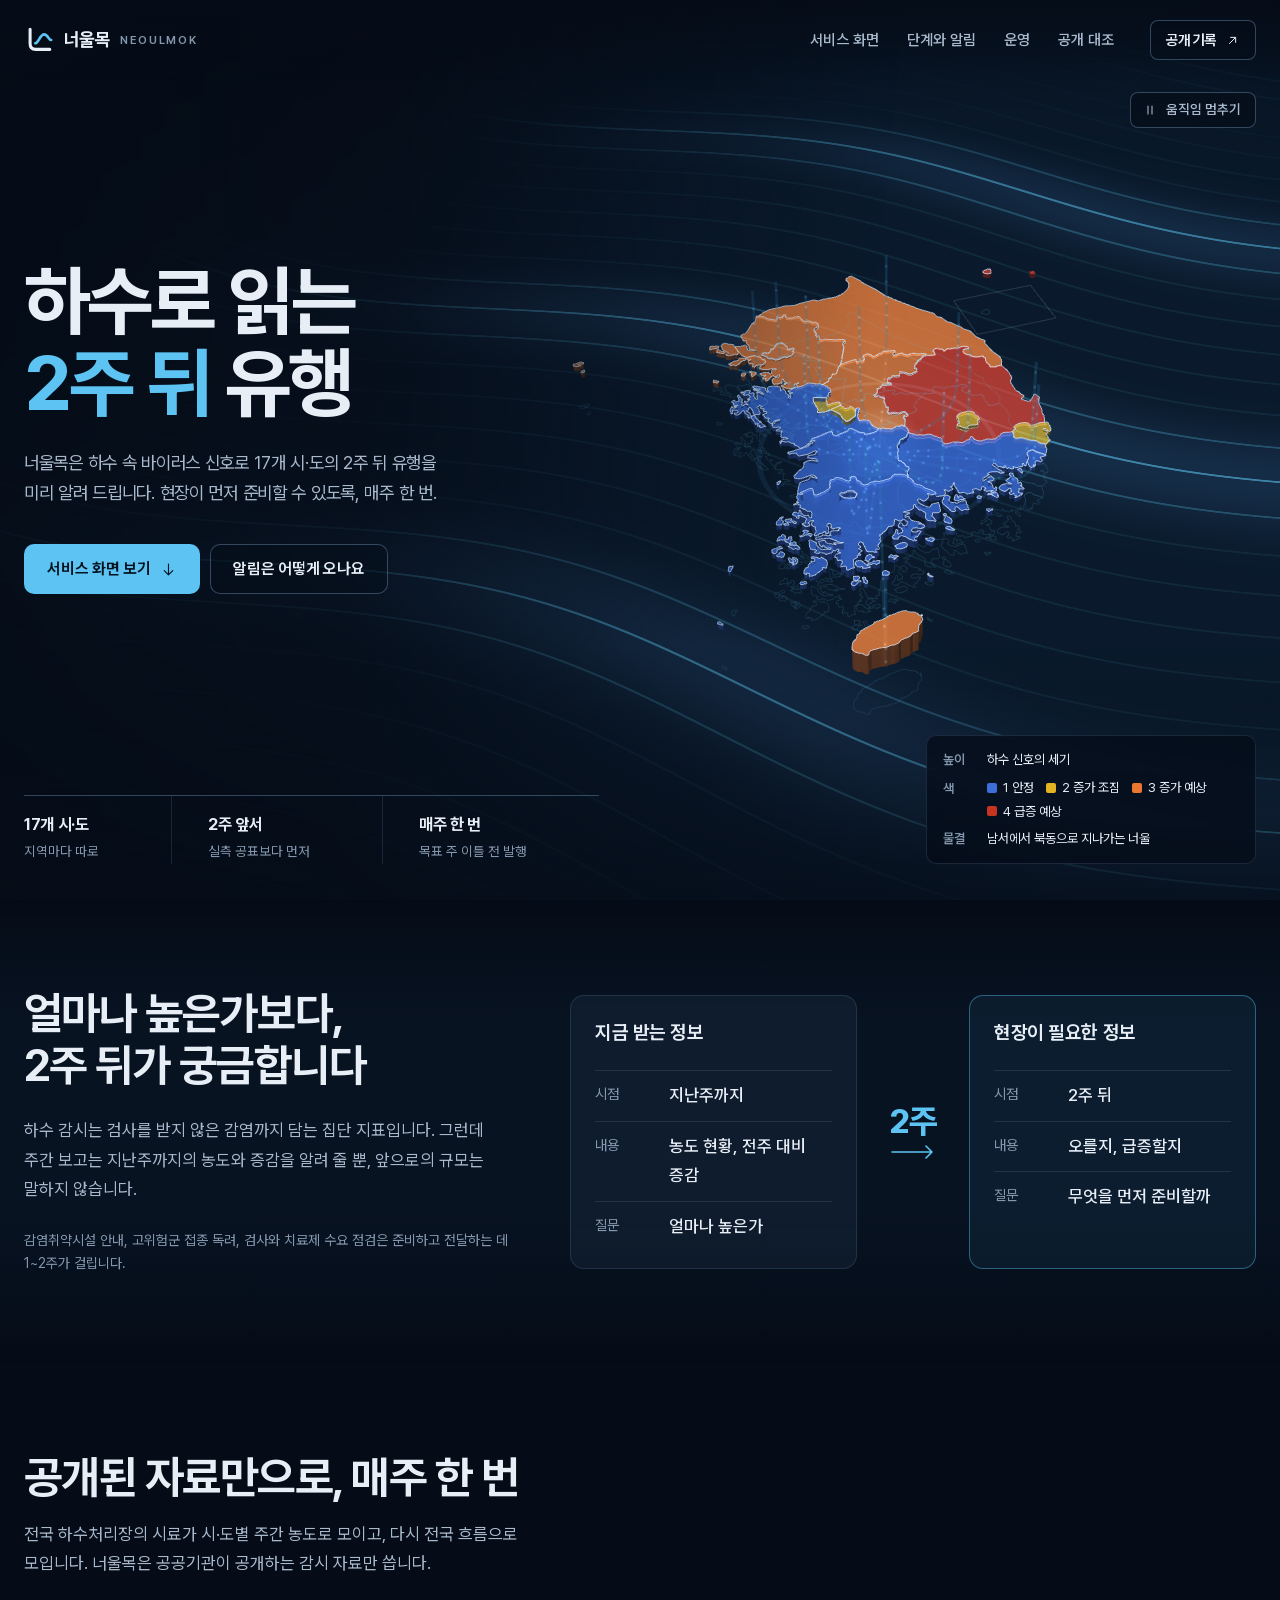
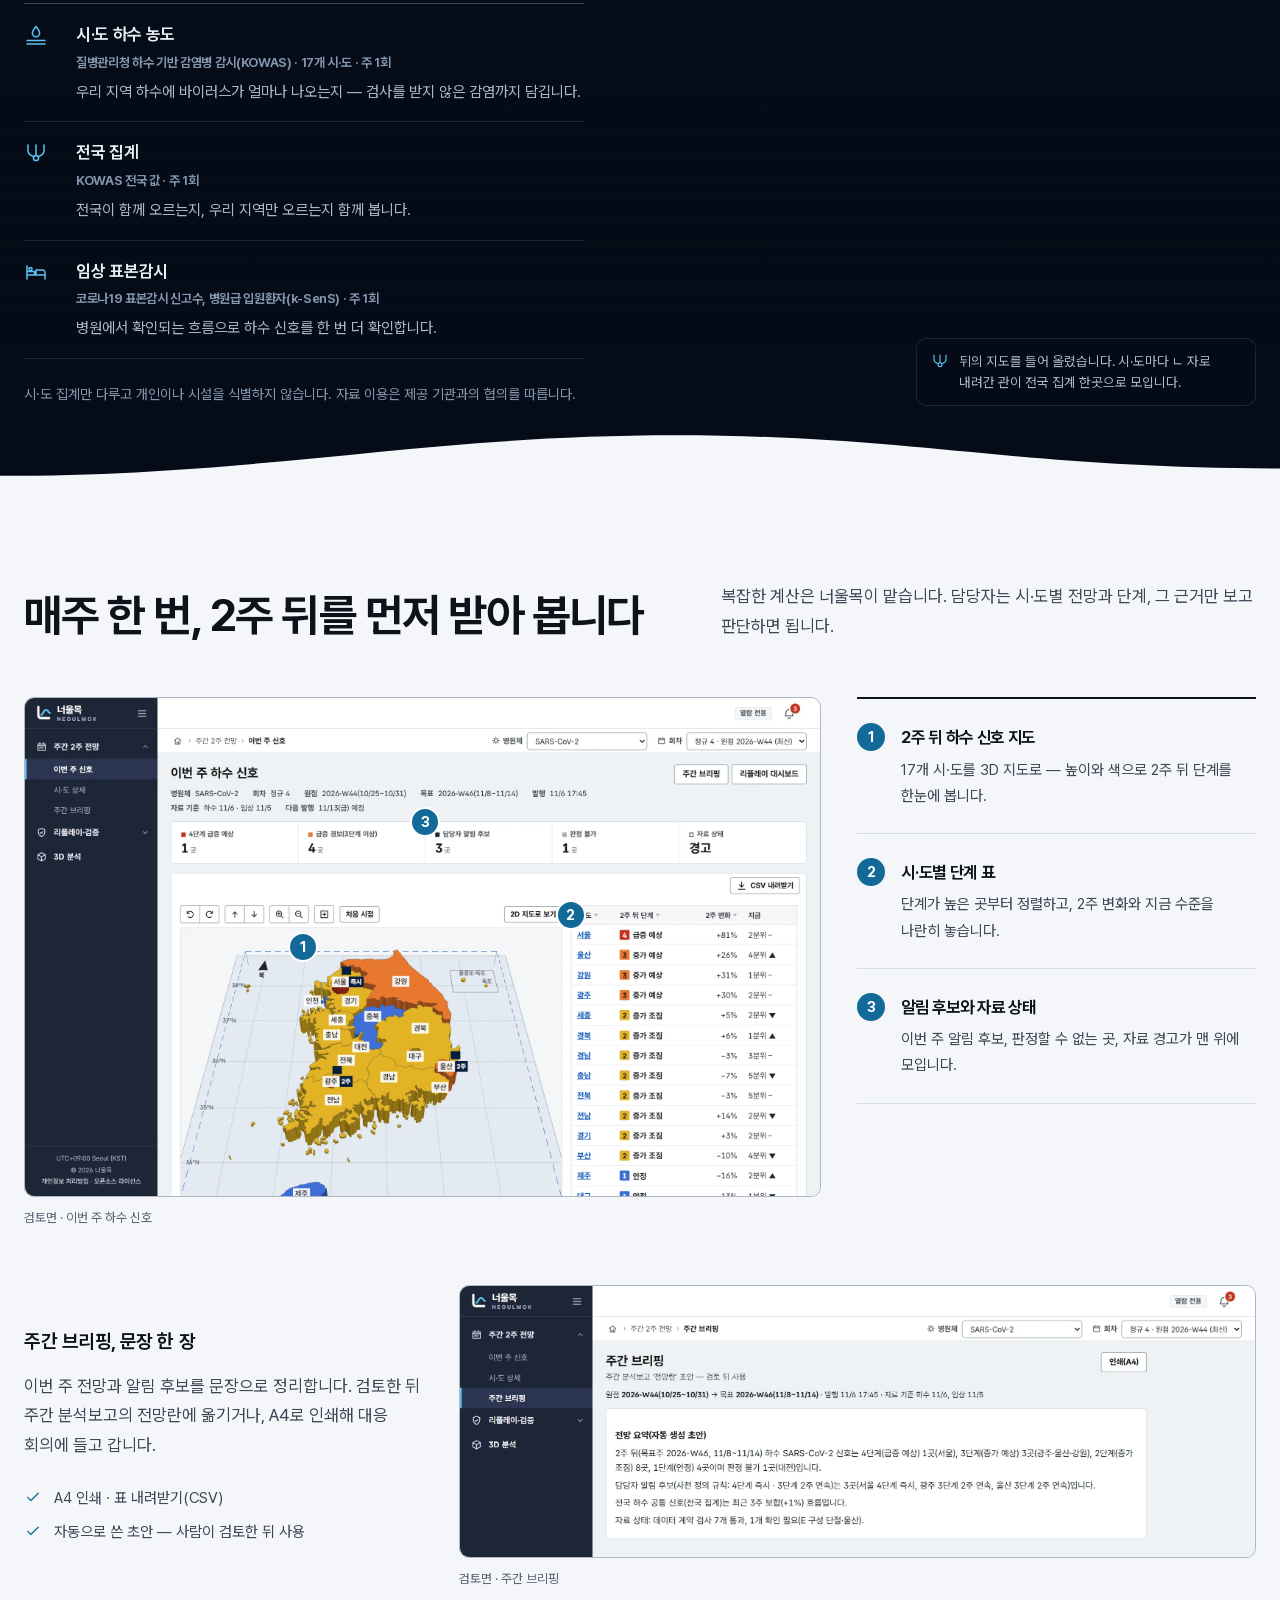
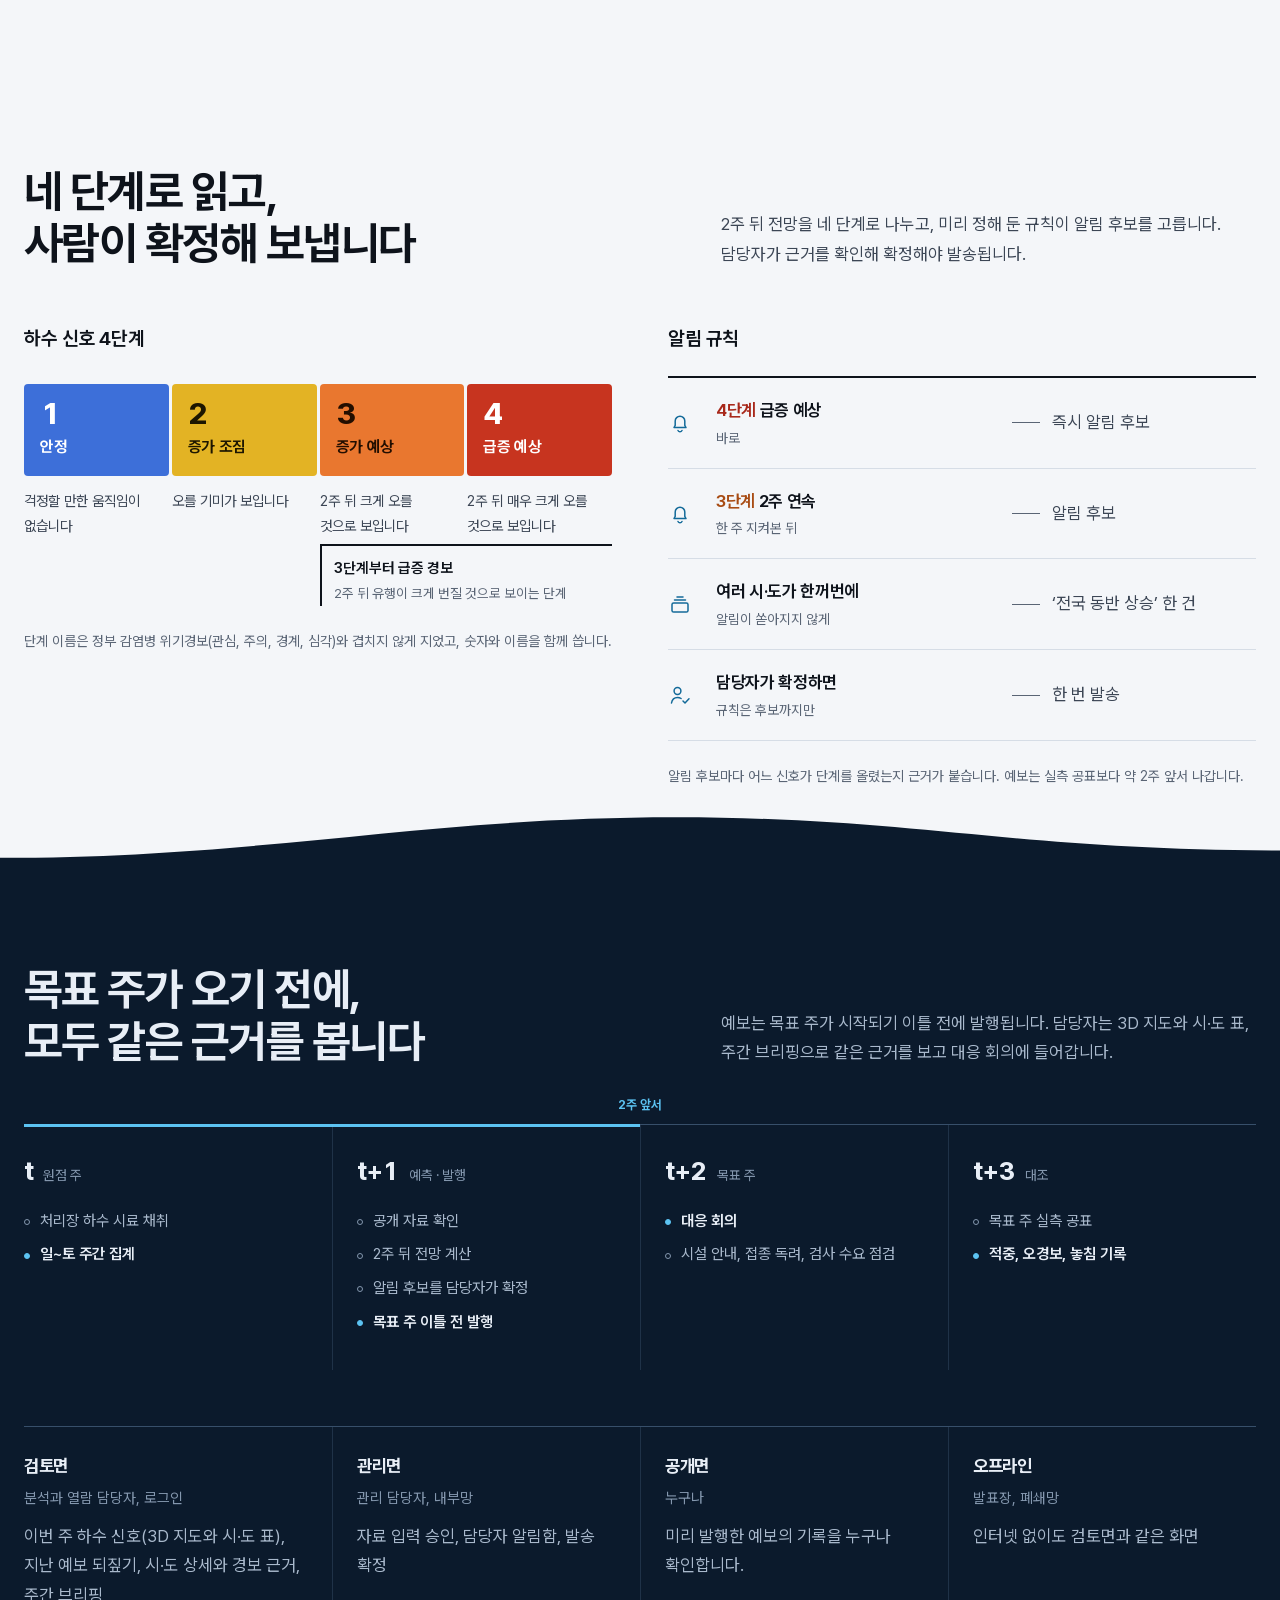
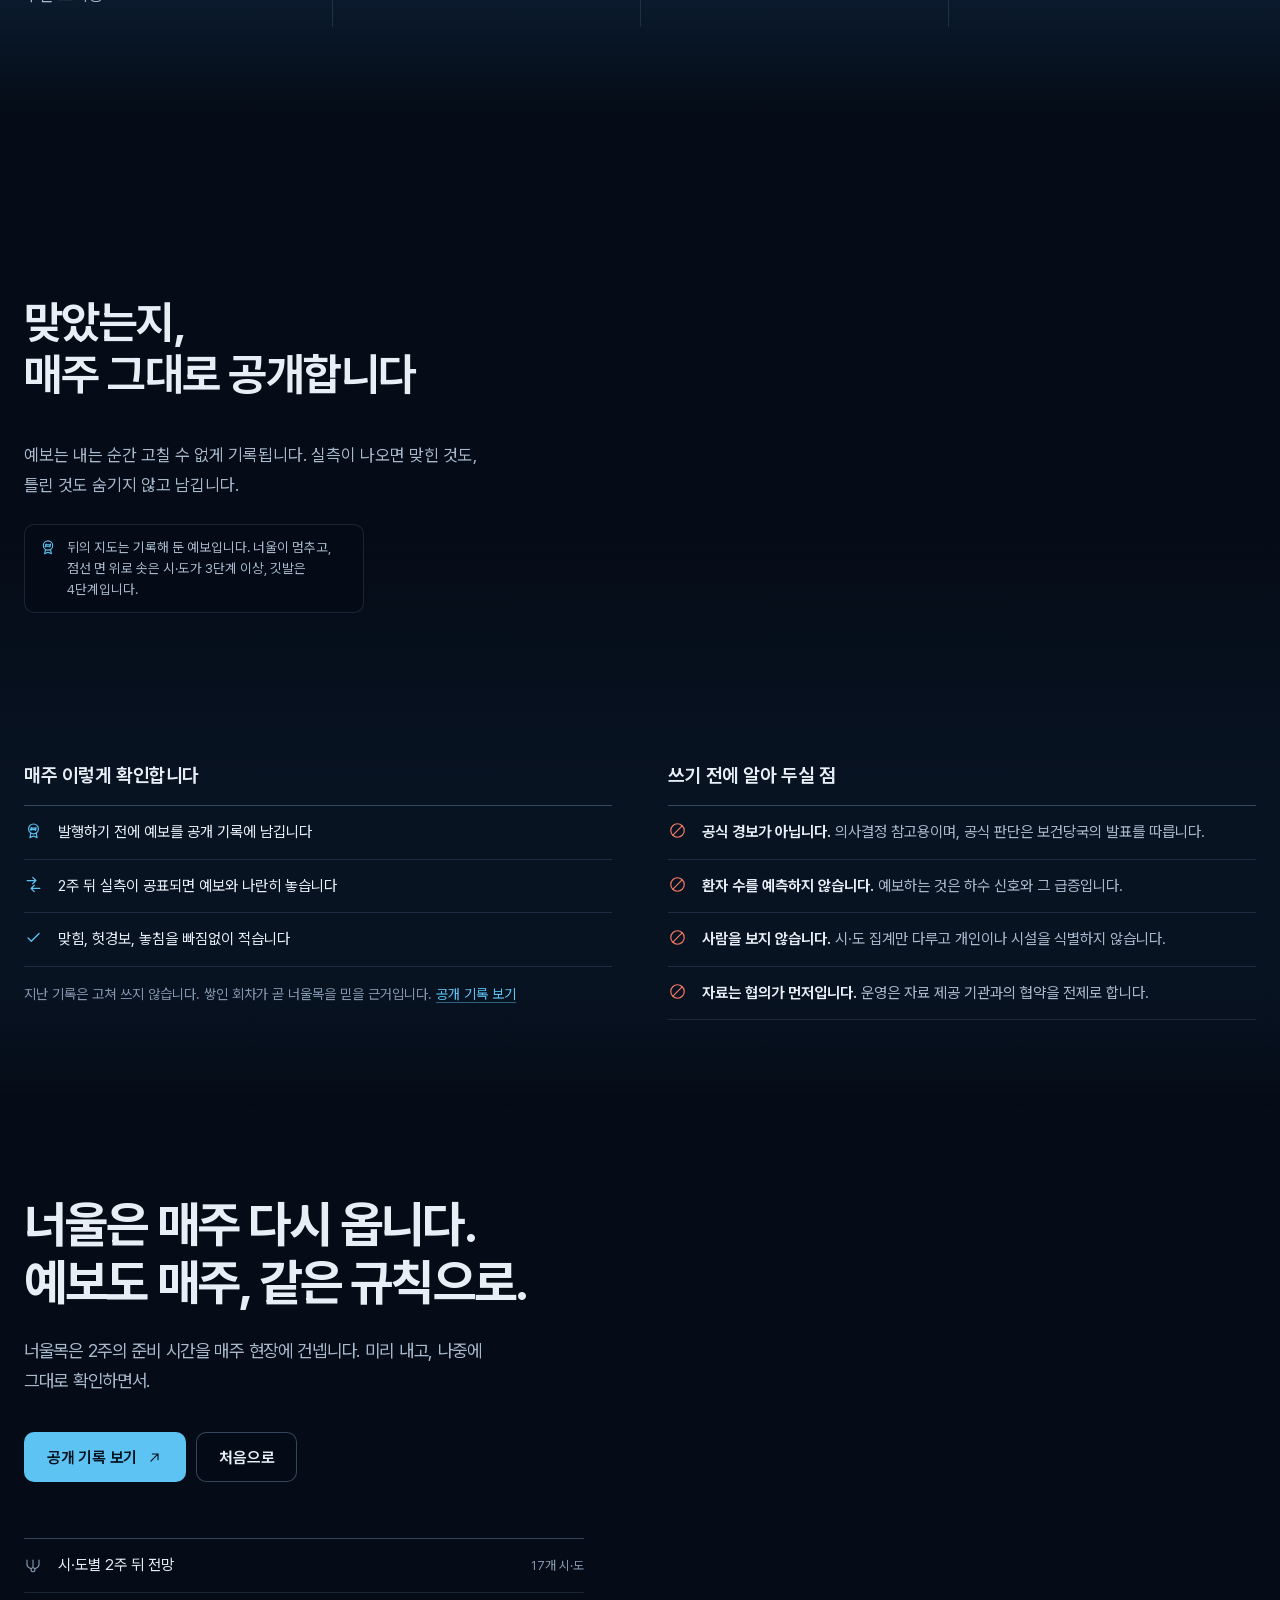
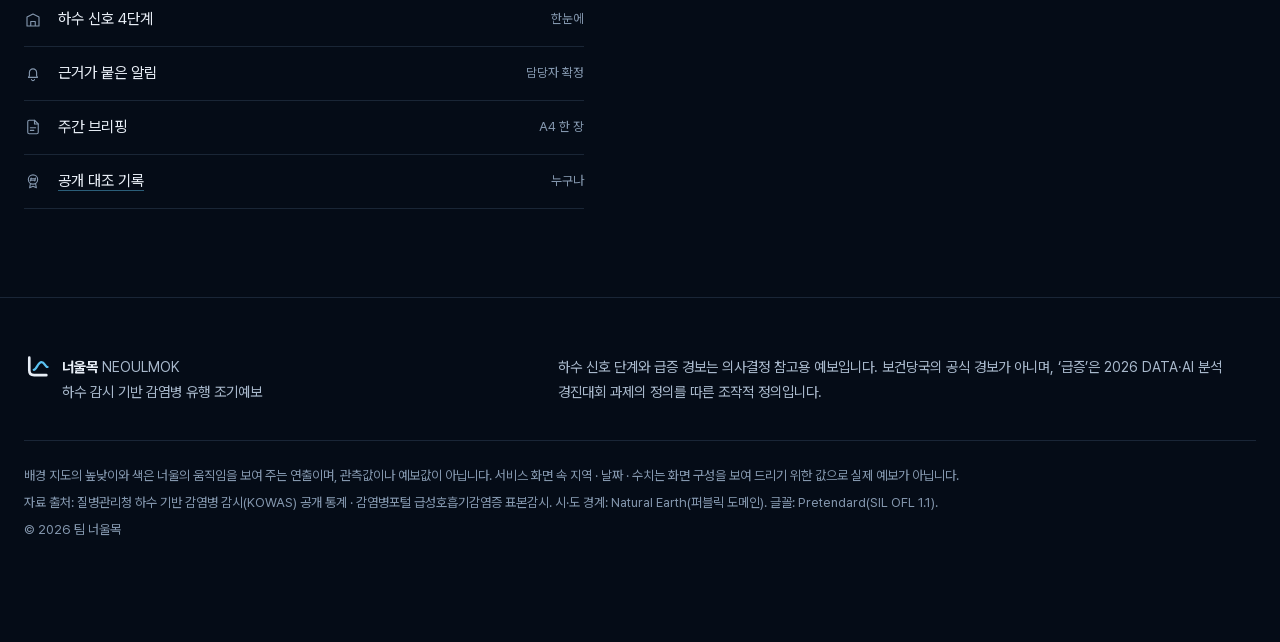
<file: index.html>
<!DOCTYPE html><html  lang="ko"><head><meta charset="utf-8"><meta name="viewport" content="width=device-width, initial-scale=1, viewport-fit=cover"><title>너울목 — 하수로 읽는 2주 뒤 유행</title><script type="importmap">{"imports":{"#entry":"/_nuxt/5rCto8UN.js"}}</script><link rel="stylesheet" href="/_nuxt/entry.B--TQ-pY.css" crossorigin><link rel="preload" as="font" type="font/woff2" href="/_nuxt/PretendardVariable.page.v6vrqJvB.woff2" crossorigin><link rel="preload" as="fetch" crossorigin="anonymous" href="/_payload.json?_b=ec62cdce-1481-4291-90e7-2ffae4fb5790"><link rel="modulepreload" as="script" crossorigin href="/_nuxt/5rCto8UN.js"><script type="module" src="/_nuxt/5rCto8UN.js" crossorigin></script><link rel="prefetch" as="image" type="image/svg+xml" href="/_nuxt/korea-flat.LGXc5yoa.svg"><link rel="prefetch" as="image" type="image/webp" href="/_nuxt/review-home.p9ZKYPMy.webp"><link rel="prefetch" as="image" type="image/webp" href="/_nuxt/review-briefing.B5hnsvui.webp"><link rel="prefetch" as="script" crossorigin href="/_nuxt/DesmFEtj.js"><link rel="prefetch" as="script" crossorigin href="/_nuxt/D74rlmPI.js"><link rel="prefetch" as="script" crossorigin href="/_nuxt/LAQ309_d.js"><meta name="description" content="하수 속 바이러스 신호로 17개 시·도의 2주 뒤 유행을 미리 알려 드립니다. 예보는 미리 기록하고, 맞았는지는 매주 그대로 공개합니다."><meta name="theme-color" content="#050c17"><meta name="format-detection" content="telephone=no, date=no, email=no, address=no"><meta property="og:type" content="website"><meta property="og:locale" content="ko_KR"><meta property="og:site_name" content="너울목"><meta property="og:title" content="너울목 — 하수로 읽는 2주 뒤 유행"><meta property="og:description" content="하수 속 바이러스 신호로 17개 시·도의 2주 뒤 유행을 미리 알려 드립니다. 예보는 미리 기록하고, 맞았는지는 매주 그대로 공개합니다."><meta property="og:image" content="https://neoulmok.github.io/og.jpg"><meta property="og:image:width" content="1200"><meta property="og:image:height" content="630"><meta property="og:image:alt" content="너울목 첫 화면 — 하수로 읽는 2주 뒤 유행, 하수 신호 4색으로 솟은 3D 한반도"><meta property="og:url" content="https://neoulmok.github.io/"><meta name="twitter:image" content="https://neoulmok.github.io/og.jpg"><meta name="twitter:card" content="summary_large_image"><meta name="twitter:title" content="너울목 — 하수로 읽는 2주 뒤 유행"><meta name="twitter:description" content="하수 속 바이러스 신호로 17개 시·도의 2주 뒤 유행을 미리 알려 드립니다. 예보는 미리 기록하고, 맞았는지는 매주 그대로 공개합니다."><meta name="apple-mobile-web-app-title" content="너울목"><link rel="icon" type="image/svg+xml" href="/favicon.svg"><link rel="icon" type="image/png" sizes="192x192" href="/icon-192.png"><link rel="apple-touch-icon" href="/apple-touch-icon.png"><link rel="manifest" href="/site.webmanifest"><link rel="canonical" href="https://neoulmok.github.io/"></head><body><div id="__nuxt"><!--[--><a class="skip" href="#gap">본문으로 건너뛰기</a><svg width="0" height="0" style="position:absolute;" aria-hidden="true" focusable="false"><defs><g id="i-down" fill="none" stroke="currentColor" stroke-width="1.6" stroke-linecap="round" stroke-linejoin="round"><path d="M12 4.5v15M6 13.5l6 6 6-6"></path></g><g id="i-out" fill="none" stroke="currentColor" stroke-width="1.6" stroke-linecap="round" stroke-linejoin="round"><path d="M7 17L17 7M9 7h8v8"></path></g><g id="i-play" fill="none" stroke="currentColor" stroke-width="1.6" stroke-linecap="round" stroke-linejoin="round"><path d="M8 5.5v13l10-6.5z"></path></g><g id="i-pause" fill="none" stroke="currentColor" stroke-width="1.6" stroke-linecap="round" stroke-linejoin="round"><path d="M9 6v12M15 6v12"></path></g><g id="i-sample" fill="none" stroke="currentColor" stroke-width="1.5" stroke-linecap="round" stroke-linejoin="round"><path d="M12 3.5c2.4 3 3.6 5 3.6 6.6a3.6 3.6 0 0 1-7.2 0c0-1.6 1.2-3.6 3.6-6.6z"></path><path d="M3 17.5h18M3 21h18"></path></g><g id="i-nation" fill="none" stroke="currentColor" stroke-width="1.5" stroke-linecap="round" stroke-linejoin="round"><circle cx="12" cy="17" r="2.6"></circle><path d="M4 4v5.5Q4 13 7.5 14.6L9.8 15.8M20 4v5.5q0 3.5-3.5 5.1l-2.3 1.2M12 4v10.4"></path></g><g id="i-clinic" fill="none" stroke="currentColor" stroke-width="1.5" stroke-linecap="round" stroke-linejoin="round"><path d="M3 6v13M3 15h18v4M3 11.5h7.5V15M21 15v-2.5a2.5 2.5 0 0 0-2.5-2.5H12V15"></path><circle cx="6.5" cy="9" r="1.6"></circle></g><g id="i-bell" fill="none" stroke="currentColor" stroke-width="1.5" stroke-linecap="round" stroke-linejoin="round"><path d="M18 16.5H6l1.2-2.1V10a4.8 4.8 0 1 1 9.6 0v4.4z"></path><path d="M10 19.5a2.2 2.2 0 0 0 4 0"></path></g><g id="i-bundle" fill="none" stroke="currentColor" stroke-width="1.5" stroke-linecap="round" stroke-linejoin="round"><rect x="4" y="11" width="16" height="9" rx="1.6"></rect><path d="M6.5 8h11M9 5h6"></path></g><g id="i-confirm" fill="none" stroke="currentColor" stroke-width="1.5" stroke-linecap="round" stroke-linejoin="round"><circle cx="9.5" cy="8" r="3.4"></circle><path d="M3.5 20c.6-3.6 3-5.6 6-5.6 1.4 0 2.6.4 3.6 1.1M15 18l2 2 4-4.2"></path></g><g id="i-seal" fill="none" stroke="currentColor" stroke-width="1.5" stroke-linecap="round" stroke-linejoin="round"><circle cx="12" cy="10" r="6.2"></circle><path d="M9.6 8.2l-.8 3.6M15.2 8.2l-.8 3.6M8.6 9h6.8M8.2 11h6.8M8.6 15.4L7.5 21l4.5-2 4.5 2-1.1-5.6"></path></g><g id="i-chain" fill="none" stroke="currentColor" stroke-width="1.5" stroke-linecap="round" stroke-linejoin="round"><path d="M10 14a3.5 3.5 0 0 0 5 0l3.5-3.5a3.5 3.5 0 0 0-5-5L12.4 6.6"></path><path d="M14 10a3.5 3.5 0 0 0-5 0l-3.5 3.5a3.5 3.5 0 0 0 5 5l1.1-1.1"></path></g><g id="i-compare" fill="none" stroke="currentColor" stroke-width="1.5" stroke-linecap="round" stroke-linejoin="round"><path d="M4 7h11M11 3l4 4-4 4M20 17H9M13 13l-4 4 4 4"></path></g><g id="i-gate" fill="none" stroke="currentColor" stroke-width="1.5" stroke-linecap="round" stroke-linejoin="round"><path d="M4 20V8l8-4 8 4v12M4 20h16M9 20v-6h6v6"></path></g><g id="i-no" fill="none" stroke="currentColor" stroke-width="1.5" stroke-linecap="round" stroke-linejoin="round"><circle cx="12" cy="12" r="8.5"></circle><path d="M6.2 17.8L17.8 6.2"></path></g><g id="i-check" fill="none" stroke="currentColor" stroke-width="1.7" stroke-linecap="round" stroke-linejoin="round"><path d="M5 12.5l4.2 4.2L19 7"></path></g><g id="i-doc" fill="none" stroke="currentColor" stroke-width="1.5" stroke-linecap="round" stroke-linejoin="round"><path d="M14 3H7a2 2 0 0 0-2 2v14a2 2 0 0 0 2 2h10a2 2 0 0 0 2-2V8z"></path><path d="M14 3v5h5M8.5 13h7M8.5 16.5h4.5"></path></g></defs></svg><!--[--><div class="sky" aria-hidden="true"><img class="sky__flat" src="/_nuxt/korea-flat.LGXc5yoa.svg" alt="" width="5141" height="5546" decoding="async"></div><div class="scrim" aria-hidden="true"></div><button type="button" class="motion" style="display:none;"><svg aria-hidden="true" viewBox="0 0 24 24"><use href="#i-pause"></use></svg><span class="motion__t">움직임 멈추기</span></button><!--]--><header class="top" data-band="deep"><a class="brand" href="#top" aria-label="너울목 처음으로"><svg class="mark" viewbox="0 0 64 64" width="30" height="30" aria-hidden="true" focusable="false"><path class="mark__pipe" d="M13 9 V40 Q13 52 25 52 H55"></path><path class="mark__wave" d="M24 39 C31 39 34 20 43 20 C51 20 52 32 58 32"></path></svg><span class="brand__ko">너울목</span><span class="brand__en">NEOULMOK</span></a><nav class="top__links" aria-label="페이지 안내"><a href="#product">서비스 화면</a><a href="#how">단계와 알림</a><a href="#round">운영</a><a href="#seal">공개 대조</a></nav><a class="btn btn--line btn--sm top__cta" href="https://github.com/NeoulMok/.github/tree/main/ledger" rel="noopener" target="_blank"> 공개 기록<svg aria-hidden="true" viewBox="0 0 24 24"><use href="#i-out"></use></svg></a></header><main id="main"><section id="top" class="hero" data-band="deep" data-act data-open><div class="hero__grid"><div class="hero__copy"><h1 class="display">하수로 읽는<br><em>2주 뒤</em> 유행</h1><p class="lede">너울목은 하수 속 바이러스 신호로 17개 시⁠·⁠도의 2주 뒤 유행을 미리 알려 드립니다. 현장이 먼저 준비할 수 있도록, 매주 한 번.</p><p class="hero__cta"><a class="btn btn--primary" href="#product">서비스 화면 보기<svg aria-hidden="true" viewBox="0 0 24 24"><use href="#i-down"></use></svg></a><a class="btn btn--line" href="#how">알림은 어떻게 오나요</a></p></div></div><div class="hero__foot"><ul class="hero__facts" aria-label="한눈에"><li><b>17개 시⁠·⁠도</b>지역마다 따로</li><li><b>2주 앞서</b>실측 공표보다 먼저</li><li><b>매주 한 번</b>목표 주 이틀 전 발행</li></ul><dl class="legend" aria-label="배경 지도 읽는 법"><div><dt>높이</dt><dd>하수 신호의 세기</dd></div><div><dt>색</dt><dd><!--[--><span class="legend__st"><i class="sw sw--1" aria-hidden="true"></i>1 안정</span><span class="legend__st"><i class="sw sw--2" aria-hidden="true"></i>2 증가 조짐</span><span class="legend__st"><i class="sw sw--3" aria-hidden="true"></i>3 증가 예상</span><span class="legend__st"><i class="sw sw--4" aria-hidden="true"></i>4 급증 예상</span><!--]--></dd></div><div><dt>물결</dt><dd>남서에서 북동으로 지나가는 너울</dd></div></dl></div></section><section id="gap" class="station station--float" data-band="deep" data-act><div class="shell split"><div class="split__lead" data-in><h2 class="h2">얼마나 높은가보다,<br>2주 뒤가 궁금합니다</h2><p class="body">하수 감시는 검사를 받지 않은 감염까지 담는 집단 지표입니다. 그런데 주간 보고는 지난주까지의 농도와 증감을 알려 줄 뿐, 앞으로의 규모는 말하지 않습니다.</p><p class="fine">감염취약시설 안내, 고위험군 접종 독려, 검사와 치료제 수요 점검은 준비하고 전달하는 데 1~2주가 걸립니다.</p></div><div class="gap" data-in><div class="gap__side"><h3 class="h3">지금 받는 정보</h3><dl><div class="gap__row"><dt>시점</dt><dd>지난주까지</dd></div><div class="gap__row"><dt>내용</dt><dd>농도 현황, 전주 대비 증감</dd></div><div class="gap__row"><dt>질문</dt><dd>얼마나 높은가</dd></div></dl></div><div class="gap__vs" aria-hidden="true"><b class="num">2주</b><svg viewBox="0 0 44 14"><path d="M1 7h40M35 1l6 6-6 6" fill="none" stroke="currentColor" stroke-width="1.6" stroke-linecap="round" stroke-linejoin="round"></path></svg></div><div class="gap__side gap__side--want"><h3 class="h3">현장이 필요한 정보</h3><dl><div class="gap__row"><dt>시점</dt><dd>2주 뒤</dd></div><div class="gap__row"><dt>내용</dt><dd>오를지, 급증할지</dd></div><div class="gap__row"><dt>질문</dt><dd>무엇을 먼저 준비할까</dd></div></dl></div></div></div></section><section id="feeds" class="station station--open station--ebb" data-band="deep" data-act data-open><div class="shell open-grid"><div class="open-col"><div data-in><h2 class="h2">공개된 자료만으로, 매주 한 번</h2><p class="body">전국 하수처리장의 시료가 시⁠·⁠도별 주간 농도로 모이고, 다시 전국 흐름으로 모입니다. 너울목은 공공기관이 공개하는 감시 자료만 씁니다.</p></div><ul class="feeds"><li class="feed" data-in><svg aria-hidden="true" viewBox="0 0 24 24"><use href="#i-sample"></use></svg><p class="feed__name">시⁠·⁠도 하수 농도<span class="feed__src">질병관리청 하수 기반 감염병 감시(KOWAS) · 17개 시⁠·⁠도 · 주 1회</span></p><p class="feed__what">우리 지역 하수에 바이러스가 얼마나 나오는지 — 검사를 받지 않은 감염까지 담깁니다.</p></li><li class="feed" data-in><svg aria-hidden="true" viewBox="0 0 24 24"><use href="#i-nation"></use></svg><p class="feed__name">전국 집계<span class="feed__src">KOWAS 전국 값 · 주 1회</span></p><p class="feed__what">전국이 함께 오르는지, 우리 지역만 오르는지 함께 봅니다.</p></li><li class="feed" data-in><svg aria-hidden="true" viewBox="0 0 24 24"><use href="#i-clinic"></use></svg><p class="feed__name">임상 표본감시<span class="feed__src">코로나19 표본감시 신고수, 병원급 입원환자(k-SenS) · 주 1회</span></p><p class="feed__what">병원에서 확인되는 흐름으로 하수 신호를 한 번 더 확인합니다.</p></li></ul><p class="fine" data-in>시⁠·⁠도 집계만 다루고 개인이나 시설을 식별하지 않습니다. 자료 이용은 제공 기관과의 협의를 따릅니다.</p></div><p class="scene-note scene-note--float" data-in><svg aria-hidden="true" viewBox="0 0 24 24"><use href="#i-nation"></use></svg><span>뒤의 지도를 들어 올렸습니다. 시⁠·⁠도마다 ㄴ 자로 내려간 관이 전국 집계 한곳으로 모입니다.</span></p></div></section><section id="product" class="station station--surface" data-band="paper" data-act><div class="shell"><div class="station__head" data-in><h2 class="h2">매주 한 번, 2주 뒤를 먼저 받아 봅니다</h2><p class="body">복잡한 계산은 너울목이 맡습니다. 담당자는 시⁠·⁠도별 전망과 단계, 그 근거만 보고 판단하면 됩니다.</p></div><div class="tour"><figure class="shot" data-in><div class="shot__frame"><img src="/_nuxt/review-home.p9ZKYPMy.webp" width="2160" height="1350" loading="lazy" decoding="async" alt="너울목 검토면 ‘이번 주 하수 신호’ 화면. 왼쪽 메뉴, 단계별 요약 칸, 2주 뒤 하수 신호 3D 지도와 시·도별 단계 표가 보인다."><!--[--><span class="shot__mark num" style="left:35%;top:50%;" aria-hidden="true">1</span><span class="shot__mark num" style="left:68.6%;top:43.6%;" aria-hidden="true">2</span><span class="shot__mark num" style="left:50.3%;top:24.8%;" aria-hidden="true">3</span><!--]--></div><figcaption>검토면 · 이번 주 하수 신호</figcaption></figure><ol class="tour__list"><!--[--><li data-in><span class="tour__n num" aria-hidden="true">1</span><div><p class="tour__name">2주 뒤 하수 신호 지도</p><p class="tour__d">17개 시⁠·⁠도를 3D 지도로 — 높이와 색으로 2주 뒤 단계를 한눈에 봅니다.</p></div></li><li data-in><span class="tour__n num" aria-hidden="true">2</span><div><p class="tour__name">시⁠·⁠도별 단계 표</p><p class="tour__d">단계가 높은 곳부터 정렬하고, 2주 변화와 지금 수준을 나란히 놓습니다.</p></div></li><li data-in><span class="tour__n num" aria-hidden="true">3</span><div><p class="tour__name">알림 후보와 자료 상태</p><p class="tour__d">이번 주 알림 후보, 판정할 수 없는 곳, 자료 경고가 맨 위에 모입니다.</p></div></li><!--]--></ol></div><div class="tour tour--brief"><div class="tour__text" data-in><h3 class="h3">주간 브리핑, 문장 한 장</h3><p class="body">이번 주 전망과 알림 후보를 문장으로 정리합니다. 검토한 뒤 주간 분석보고의 전망란에 옮기거나, A4로 인쇄해 대응 회의에 들고 갑니다.</p><ul class="checks"><li><svg aria-hidden="true" viewBox="0 0 24 24"><use href="#i-check"></use></svg>A4 인쇄 · 표 내려받기(CSV)</li><li><svg aria-hidden="true" viewBox="0 0 24 24"><use href="#i-check"></use></svg>자동으로 쓴 초안 — 사람이 검토한 뒤 사용</li></ul></div><figure class="shot" data-in><div class="shot__frame"><img src="/_nuxt/review-briefing.B5hnsvui.webp" width="2160" height="735" loading="lazy" decoding="async" alt="너울목 검토면 ‘주간 브리핑’ 화면. 2주 뒤 단계별 시·도 수와 담당자 알림 후보를 문장으로 정리한 전망 요약."></div><figcaption>검토면 · 주간 브리핑</figcaption></figure></div></div></section><section id="how" class="station" data-band="paper" data-act><div class="shell"><div class="station__head" data-in><h2 class="h2">네 단계로 읽고,<br>사람이 확정해 보냅니다</h2><p class="body">2주 뒤 전망을 네 단계로 나누고, 미리 정해 둔 규칙이 알림 후보를 고릅니다. 담당자가 근거를 확인해 확정해야 발송됩니다.</p></div><div class="how"><div class="how__col" data-in><h3 class="h3">하수 신호 4단계</h3><div class="axis" role="img" aria-label="하수 신호 네 단계: 1단계 안정, 2단계 증가 조짐, 3단계 증가 예상, 4단계 급증 예상. 3단계부터 급증 경보."><div class="axis__bar" aria-hidden="true"><!--[--><div class="axis__seg axis__seg--1"><b class="num">1</b><span>안정</span></div><div class="axis__seg axis__seg--2"><b class="num">2</b><span>증가 조짐</span></div><div class="axis__seg axis__seg--3"><b class="num">3</b><span>증가 예상</span></div><div class="axis__seg axis__seg--4"><b class="num">4</b><span>급증 예상</span></div><!--]--></div><p class="axis__alarm" aria-hidden="true">3단계부터 급증 경보<small>2주 뒤 유행이 크게 번질 것으로 보이는 단계</small></p><div class="axis__defs" aria-hidden="true"><p>걱정할 만한 움직임이 없습니다</p><p>오를 기미가 보입니다</p><p>2주 뒤 크게 오를 것으로 보입니다</p><p>2주 뒤 매우 크게 오를 것으로 보입니다</p></div></div><p class="fine">단계 이름은 정부 감염병 위기경보(관심, 주의, 경계, 심각)와 겹치지 않게 지었고, 숫자와 이름을 함께 씁니다.</p></div><div class="how__col" data-in><h3 class="h3">알림 규칙</h3><div class="rules"><div class="rule-row"><svg aria-hidden="true" viewBox="0 0 24 24"><use href="#i-bell"></use></svg><p class="rule-row__if"><span class="st-ink-4">4단계</span> 급증 예상<small>바로</small></p><p class="rule-row__then">즉시 알림 후보</p></div><div class="rule-row"><svg aria-hidden="true" viewBox="0 0 24 24"><use href="#i-bell"></use></svg><p class="rule-row__if"><span class="st-ink-3">3단계</span> 2주 연속<small>한 주 지켜본 뒤</small></p><p class="rule-row__then">알림 후보</p></div><div class="rule-row"><svg aria-hidden="true" viewBox="0 0 24 24"><use href="#i-bundle"></use></svg><p class="rule-row__if">여러 시⁠·⁠도가 한꺼번에<small>알림이 쏟아지지 않게</small></p><p class="rule-row__then">‘전국 동반 상승’ 한 건</p></div><div class="rule-row"><svg aria-hidden="true" viewBox="0 0 24 24"><use href="#i-confirm"></use></svg><p class="rule-row__if">담당자가 확정하면<small>규칙은 후보까지만</small></p><p class="rule-row__then">한 번 발송</p></div></div><p class="fine">알림 후보마다 어느 신호가 단계를 올렸는지 근거가 붙습니다. 예보는 실측 공표보다 약 2주 앞서 나갑니다.</p></div></div></div></section><section id="round" class="station station--sink station--fade" data-band="deep" data-act style="--ground:var(--tide);"><div class="shell"><div class="station__head" data-in><h2 class="h2">목표 주가 오기 전에, 모두 같은 근거를 봅니다</h2><p class="body">예보는 목표 주가 시작되기 이틀 전에 발행됩니다. 담당자는 3D 지도와 시⁠·⁠도 표, 주간 브리핑으로 같은 근거를 보고 대응 회의에 들어갑니다.</p></div><div class="timeline" data-in><span class="timeline__span" data-label="2주 앞서" aria-hidden="true"></span><div class="tl"><p class="tl__w"><b class="num">t</b><span>원점 주</span></p><ul class="tl__ev"><li>처리장 하수 시료 채취</li><li class="is-key">일~토 주간 집계</li></ul></div><div class="tl"><p class="tl__w"><b class="num">t+1</b><span>예측 · 발행</span></p><ul class="tl__ev"><li>공개 자료 확인</li><li>2주 뒤 전망 계산</li><li>알림 후보를 담당자가 확정</li><li class="is-key">목표 주 이틀 전 발행</li></ul></div><div class="tl"><p class="tl__w"><b class="num">t+2</b><span>목표 주</span></p><ul class="tl__ev"><li class="is-key">대응 회의</li><li>시설 안내, 접종 독려, 검사 수요 점검</li></ul></div><div class="tl"><p class="tl__w"><b class="num">t+3</b><span>대조</span></p><ul class="tl__ev"><li>목표 주 실측 공표</li><li class="is-key">적중, 오경보, 놓침 기록</li></ul></div></div><div class="faces"><div class="face" data-in><p class="face__n">검토면</p><p class="face__who">분석과 열람 담당자, 로그인</p><p class="face__what">이번 주 하수 신호(3D 지도와 시⁠·⁠도 표), 지난 예보 되짚기, 시⁠·⁠도 상세와 경보 근거, 주간 브리핑</p></div><div class="face" data-in><p class="face__n">관리면</p><p class="face__who">관리 담당자, 내부망</p><p class="face__what">자료 입력 승인, 담당자 알림함, 발송 확정</p></div><div class="face" data-in><p class="face__n">공개면</p><p class="face__who">누구나</p><p class="face__what">미리 발행한 예보의 기록을 누구나 확인합니다.</p></div><div class="face" data-in><p class="face__n">오프라인</p><p class="face__who">발표장, 폐쇄망</p><p class="face__what">인터넷 없이도 검토면과 같은 화면</p></div></div></div></section><section id="seal" class="station station--settle" data-band="deep" data-act data-open><div class="shell"><div class="seal-head"><div class="open-col" data-in><h2 class="h2">맞았는지,<br>매주 그대로 공개합니다</h2><p class="body">예보는 내는 순간 고칠 수 없게 기록됩니다. 실측이 나오면 맞힌 것도, 틀린 것도 숨기지 않고 남깁니다.</p><p class="scene-note"><svg aria-hidden="true" viewBox="0 0 24 24"><use href="#i-seal"></use></svg><span>뒤의 지도는 기록해 둔 예보입니다. 너울이 멈추고, 점선 면 위로 솟은 시⁠·⁠도가 3단계 이상, 깃발은 4단계입니다.</span></p></div></div><div class="seal-body" data-cover><div data-in><h3 class="h3">매주 이렇게 확인합니다</h3><ul class="steps"><li><svg aria-hidden="true" viewBox="0 0 24 24"><use href="#i-seal"></use></svg>발행하기 전에 예보를 공개 기록에 남깁니다</li><li><svg aria-hidden="true" viewBox="0 0 24 24"><use href="#i-compare"></use></svg>2주 뒤 실측이 공표되면 예보와 나란히 놓습니다</li><li><svg aria-hidden="true" viewBox="0 0 24 24"><use href="#i-check"></use></svg>맞힘, 헛경보, 놓침을 빠짐없이 적습니다</li></ul><p class="fine">지난 기록은 고쳐 쓰지 않습니다. 쌓인 회차가 곧 너울목을 믿을 근거입니다. <a href="https://github.com/NeoulMok/.github/tree/main/ledger" target="_blank" rel="noopener">공개 기록 보기</a></p></div><div data-in><h3 class="h3">쓰기 전에 알아 두실 점</h3><ul class="notes"><li><svg aria-hidden="true" viewBox="0 0 24 24"><use href="#i-no"></use></svg><span><b>공식 경보가 아닙니다.</b> 의사결정 참고용이며, 공식 판단은 보건당국의 발표를 따릅니다.</span></li><li><svg aria-hidden="true" viewBox="0 0 24 24"><use href="#i-no"></use></svg><span><b>환자 수를 예측하지 않습니다.</b> 예보하는 것은 하수 신호와 그 급증입니다.</span></li><li><svg aria-hidden="true" viewBox="0 0 24 24"><use href="#i-no"></use></svg><span><b>사람을 보지 않습니다.</b> 시⁠·⁠도 집계만 다루고 개인이나 시설을 식별하지 않습니다.</span></li><li><svg aria-hidden="true" viewBox="0 0 24 24"><use href="#i-no"></use></svg><span><b>자료는 협의가 먼저입니다.</b> 운영은 자료 제공 기관과의 협약을 전제로 합니다.</span></li></ul></div></div></div></section><section id="close" class="close" data-band="deep" data-act data-open><div class="shell"><div class="close__copy"><div data-in><h2 class="display close__title"><span>너울은 매주 다시 옵니다.</span> <span>예보도 매주, 같은 규칙으로.</span></h2><p class="lede">너울목은 2주의 준비 시간을 매주 현장에 건넵니다. 미리 내고, 나중에 그대로 확인하면서.</p><p class="hero__cta"><a class="btn btn--primary" href="https://github.com/NeoulMok/.github/tree/main/ledger" target="_blank" rel="noopener">공개 기록 보기<svg aria-hidden="true" viewBox="0 0 24 24"><use href="#i-out"></use></svg></a><a class="btn btn--line" href="#top">처음으로</a></p></div><ul class="docs" aria-label="너울목이 매주 드리는 것" data-in><li class="doc"><svg aria-hidden="true" viewBox="0 0 24 24"><use href="#i-nation"></use></svg><span>시⁠·⁠도별 2주 뒤 전망</span><span class="doc__s">17개 시⁠·⁠도</span></li><li class="doc"><svg aria-hidden="true" viewBox="0 0 24 24"><use href="#i-gate"></use></svg><span>하수 신호 4단계</span><span class="doc__s">한눈에</span></li><li class="doc"><svg aria-hidden="true" viewBox="0 0 24 24"><use href="#i-bell"></use></svg><span>근거가 붙은 알림</span><span class="doc__s">담당자 확정</span></li><li class="doc"><svg aria-hidden="true" viewBox="0 0 24 24"><use href="#i-doc"></use></svg><span>주간 브리핑</span><span class="doc__s">A4 한 장</span></li><li class="doc"><svg aria-hidden="true" viewBox="0 0 24 24"><use href="#i-seal"></use></svg><a href="https://github.com/NeoulMok/.github/tree/main/ledger" target="_blank" rel="noopener">공개 대조 기록</a><span class="doc__s">누구나</span></li></ul></div></div></section></main><footer class="foot" data-band="deep"><div class="shell"><div class="foot__grid"><div class="foot__brand"><svg class="mark" viewbox="0 0 64 64" width="26" height="26" aria-hidden="true" focusable="false"><path class="mark__pipe" d="M13 9 V40 Q13 52 25 52 H55"></path><path class="mark__wave" d="M24 39 C31 39 34 20 43 20 C51 20 52 32 58 32"></path></svg><p><b>너울목</b> NEOULMOK<br>하수 감시 기반 감염병 유행 조기예보</p></div><p>하수 신호 단계와 급증 경보는 의사결정 참고용 예보입니다. 보건당국의 공식 경보가 아니며, ‘급증’은 2026 DATA·AI 분석 경진대회 과제의 정의를 따른 조작적 정의입니다.</p></div><div class="foot__fine"><p>배경 지도의 높낮이와 색은 너울의 움직임을 보여 주는 연출이며, 관측값이나 예보값이 아닙니다. 서비스 화면 속 지역 · 날짜 · 수치는 화면 구성을 보여 드리기 위한 값으로 실제 예보가 아닙니다.</p><p>자료 출처: 질병관리청 하수 기반 감염병 감시(KOWAS) 공개 통계 · 감염병포털 급성호흡기감염증 표본감시. 시⁠·⁠도 경계: Natural Earth(퍼블릭 도메인). 글꼴: Pretendard(SIL OFL 1.1).</p><p>© 2026 팀 너울목</p></div></div></footer><!--]--></div><div id="teleports"></div><script>window.__NUXT__={};window.__NUXT__.config={public:{},app:{baseURL:"/",buildId:"ec62cdce-1481-4291-90e7-2ffae4fb5790",buildAssetsDir:"/_nuxt/",cdnURL:""}}</script><script>(function(){if(location.protocol!=="file:")return;function go(){var el=document.createElement("div");el.className="devnote";el.setAttribute("role","alert");el.innerHTML="<b>\uc774 \ud398\uc774\uc9c0\ub294 file:// \ub85c \uc5f4\ub838\uc2b5\ub2c8\ub2e4.</b><br>\uc815\uc801 \uc11c\ubc84\ub85c \uc5ec\uc138\uc694.<pre>pnpm build && pnpm start</pre><button type=\"button\">\ub2eb\uae30</button>";document.body.appendChild(el);el.querySelector("button").onclick=function(){el.remove()}}if(document.readyState!=="loading")go();else document.addEventListener("DOMContentLoaded",go)})();</script><script type="application/json" data-nuxt-data="nuxt-app" data-ssr="true" id="__NUXT_DATA__" data-src="/_payload.json?_b=ec62cdce-1481-4291-90e7-2ffae4fb5790">[{"state":1,"once":3,"_errors":4,"serverRendered":6,"path":7,"prerenderedAt":8},["Reactive",2],{},["Set"],["ShallowReactive",5],{},true,"\u002F",1792553605929]</script></body></html>
</file>
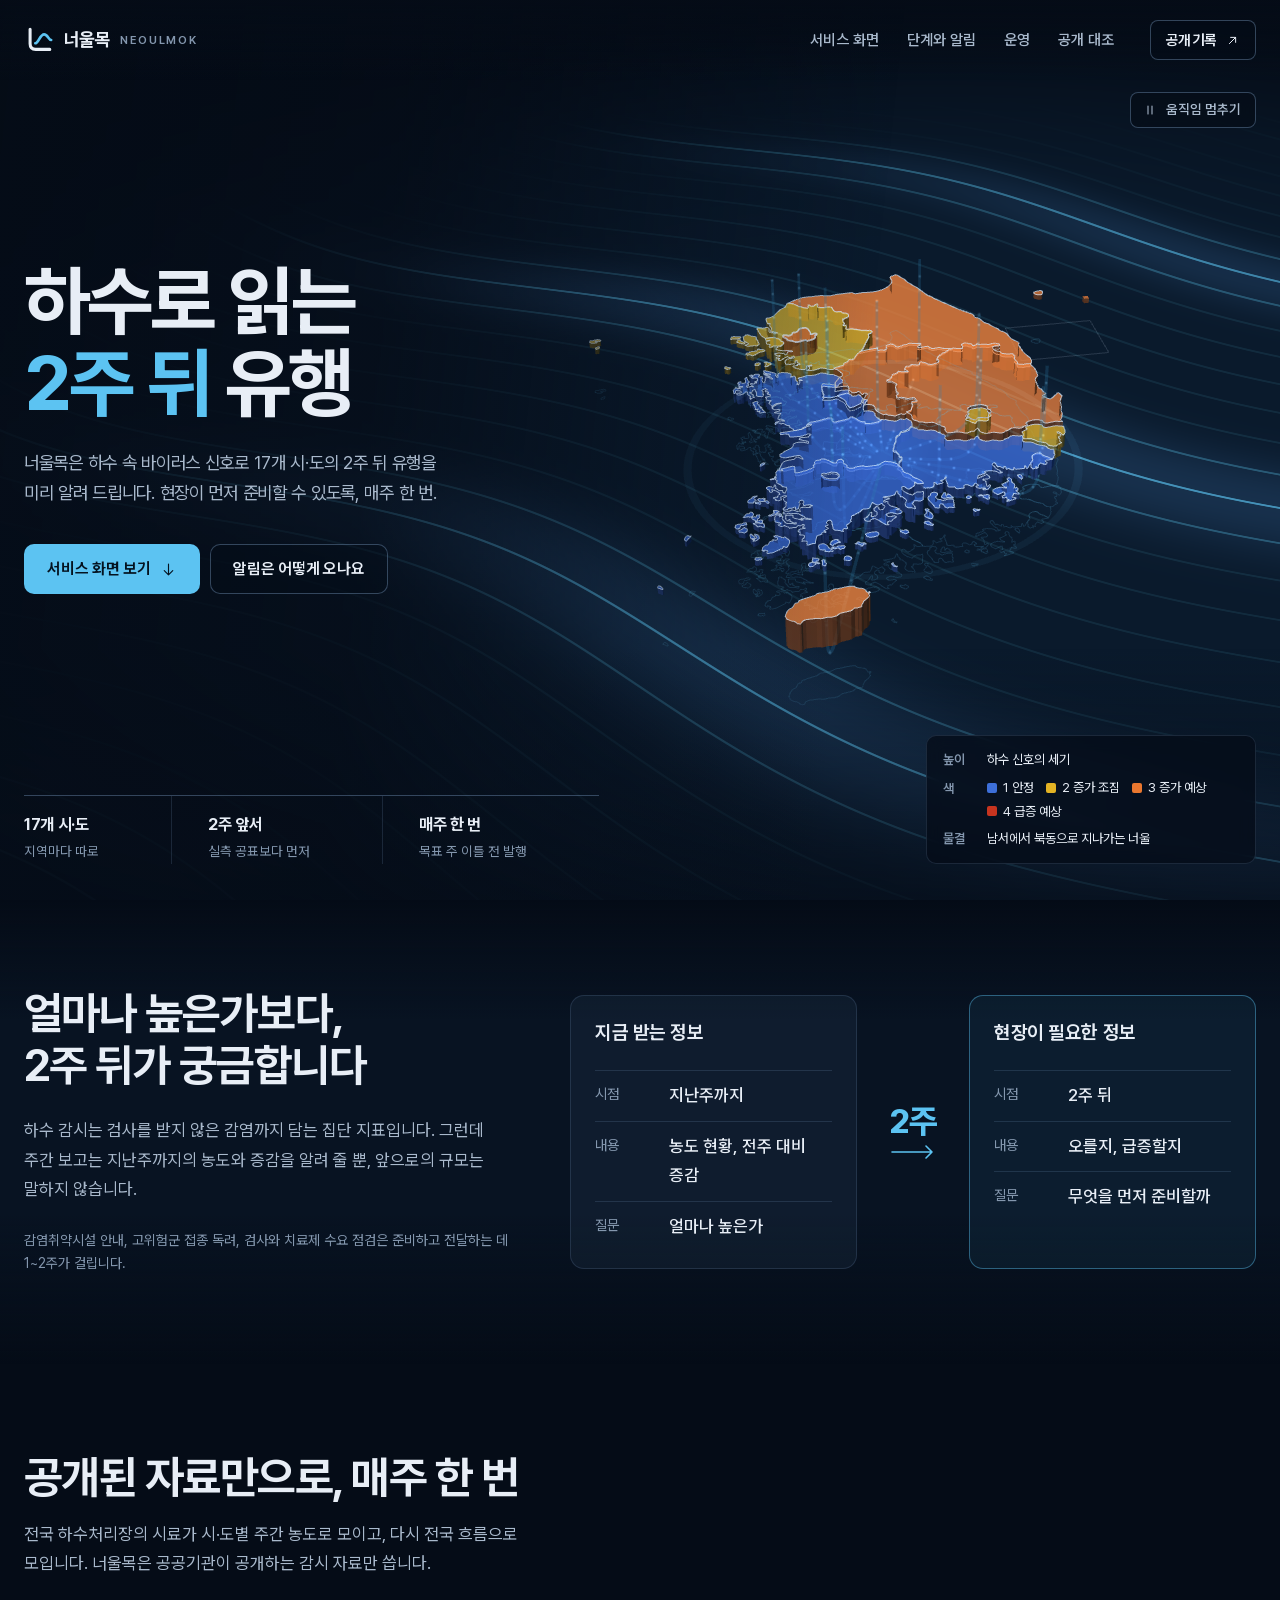
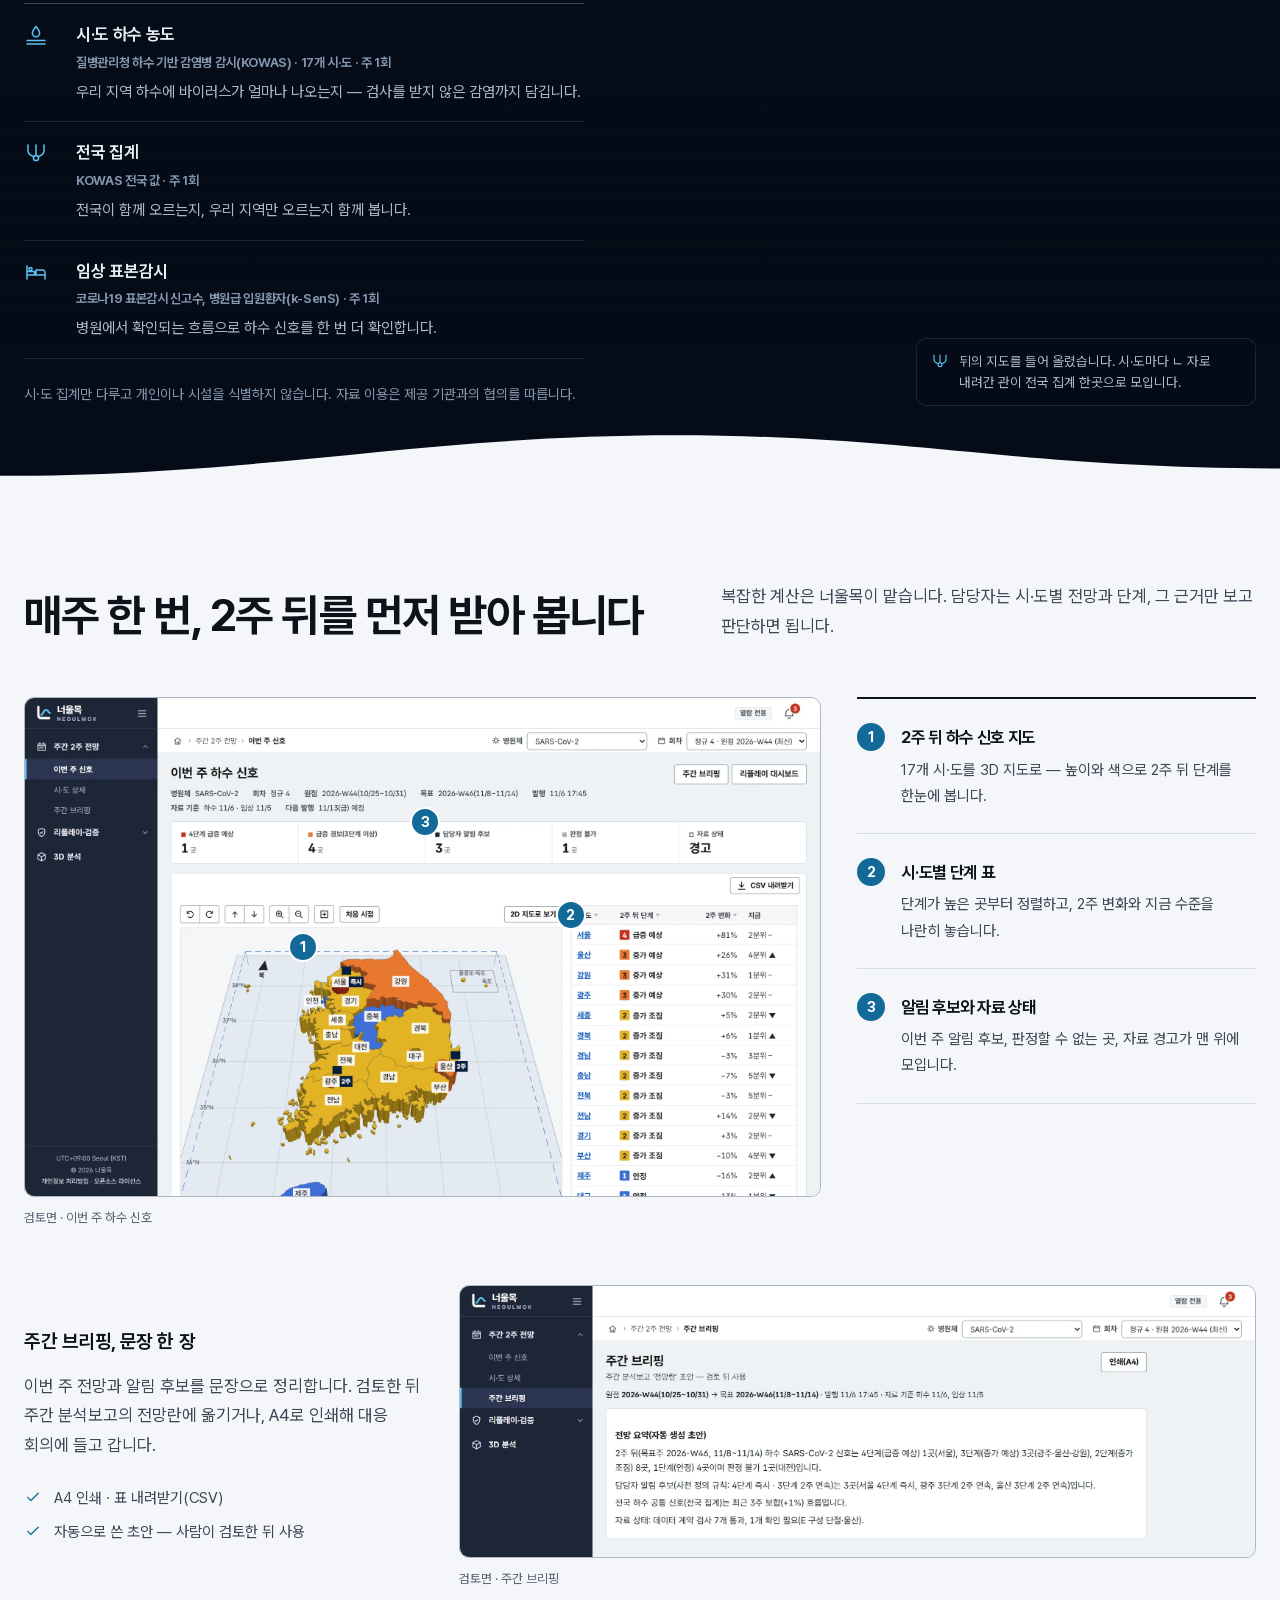
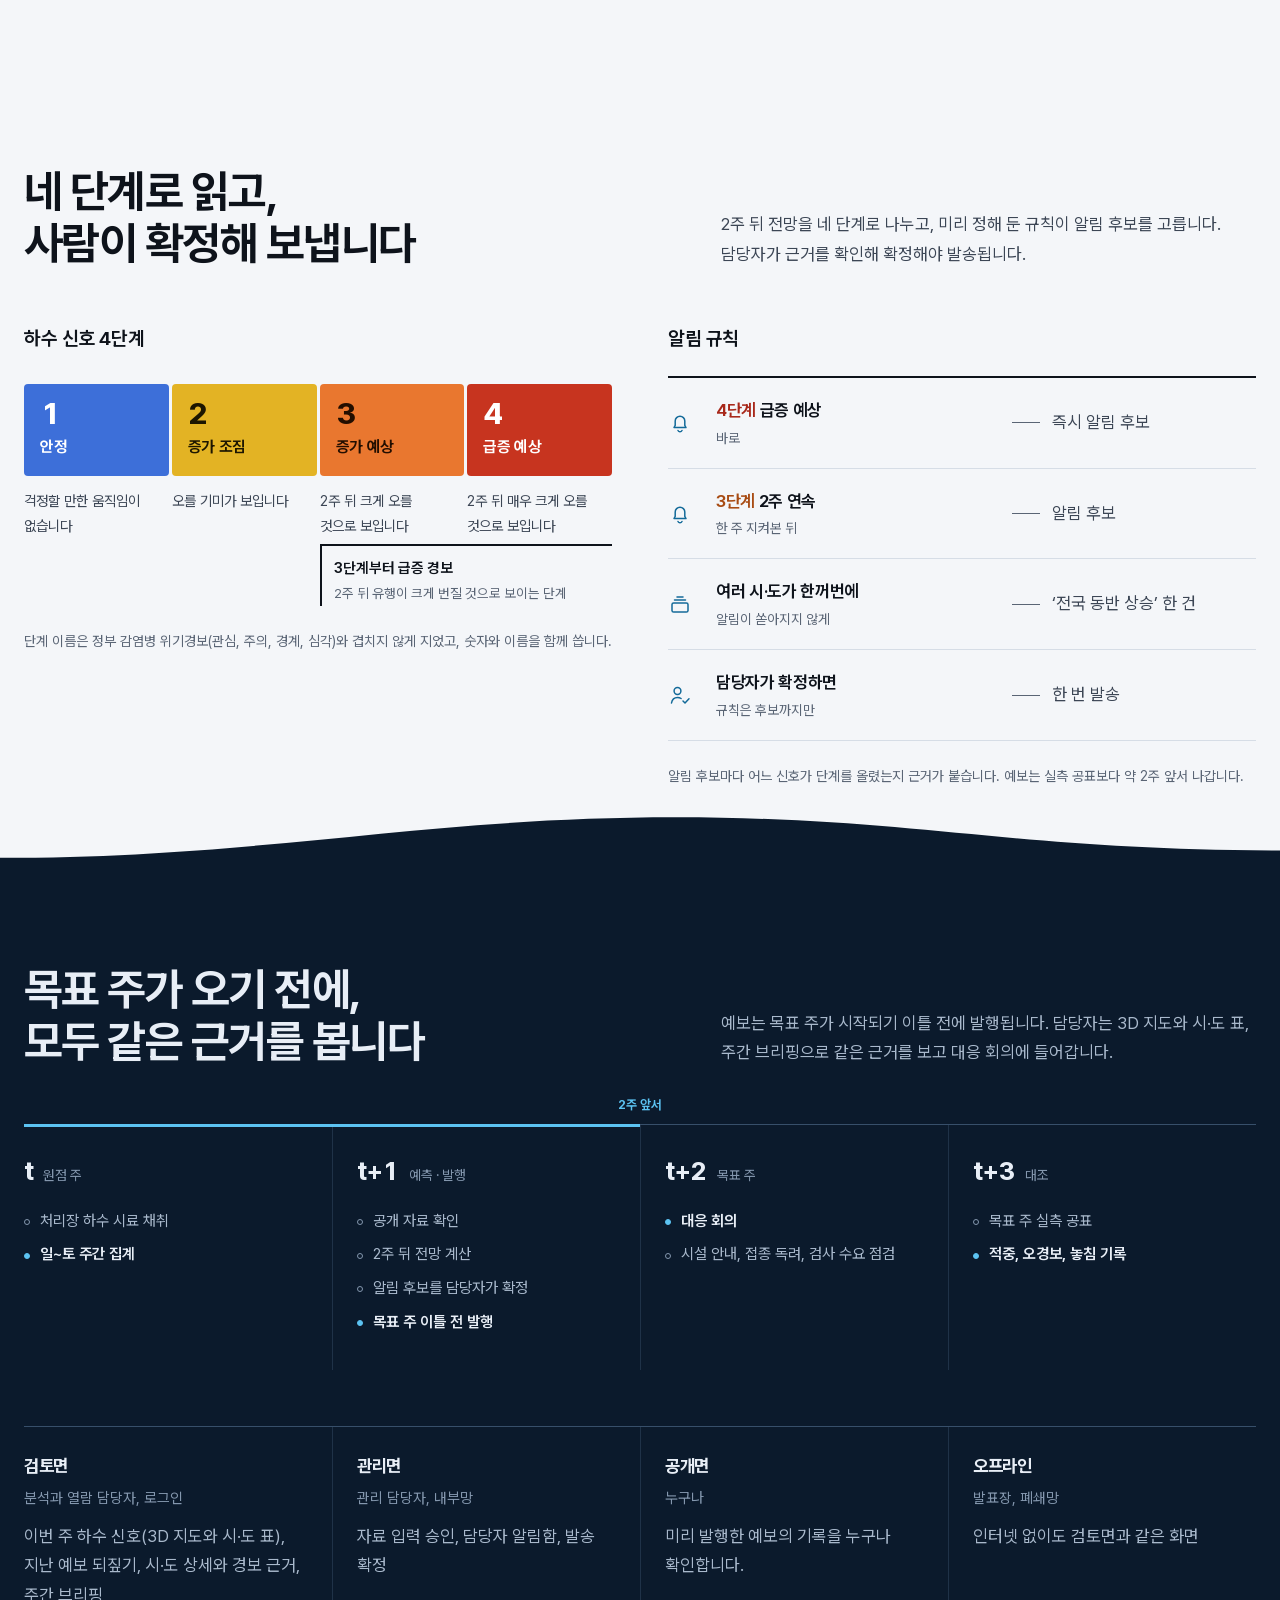
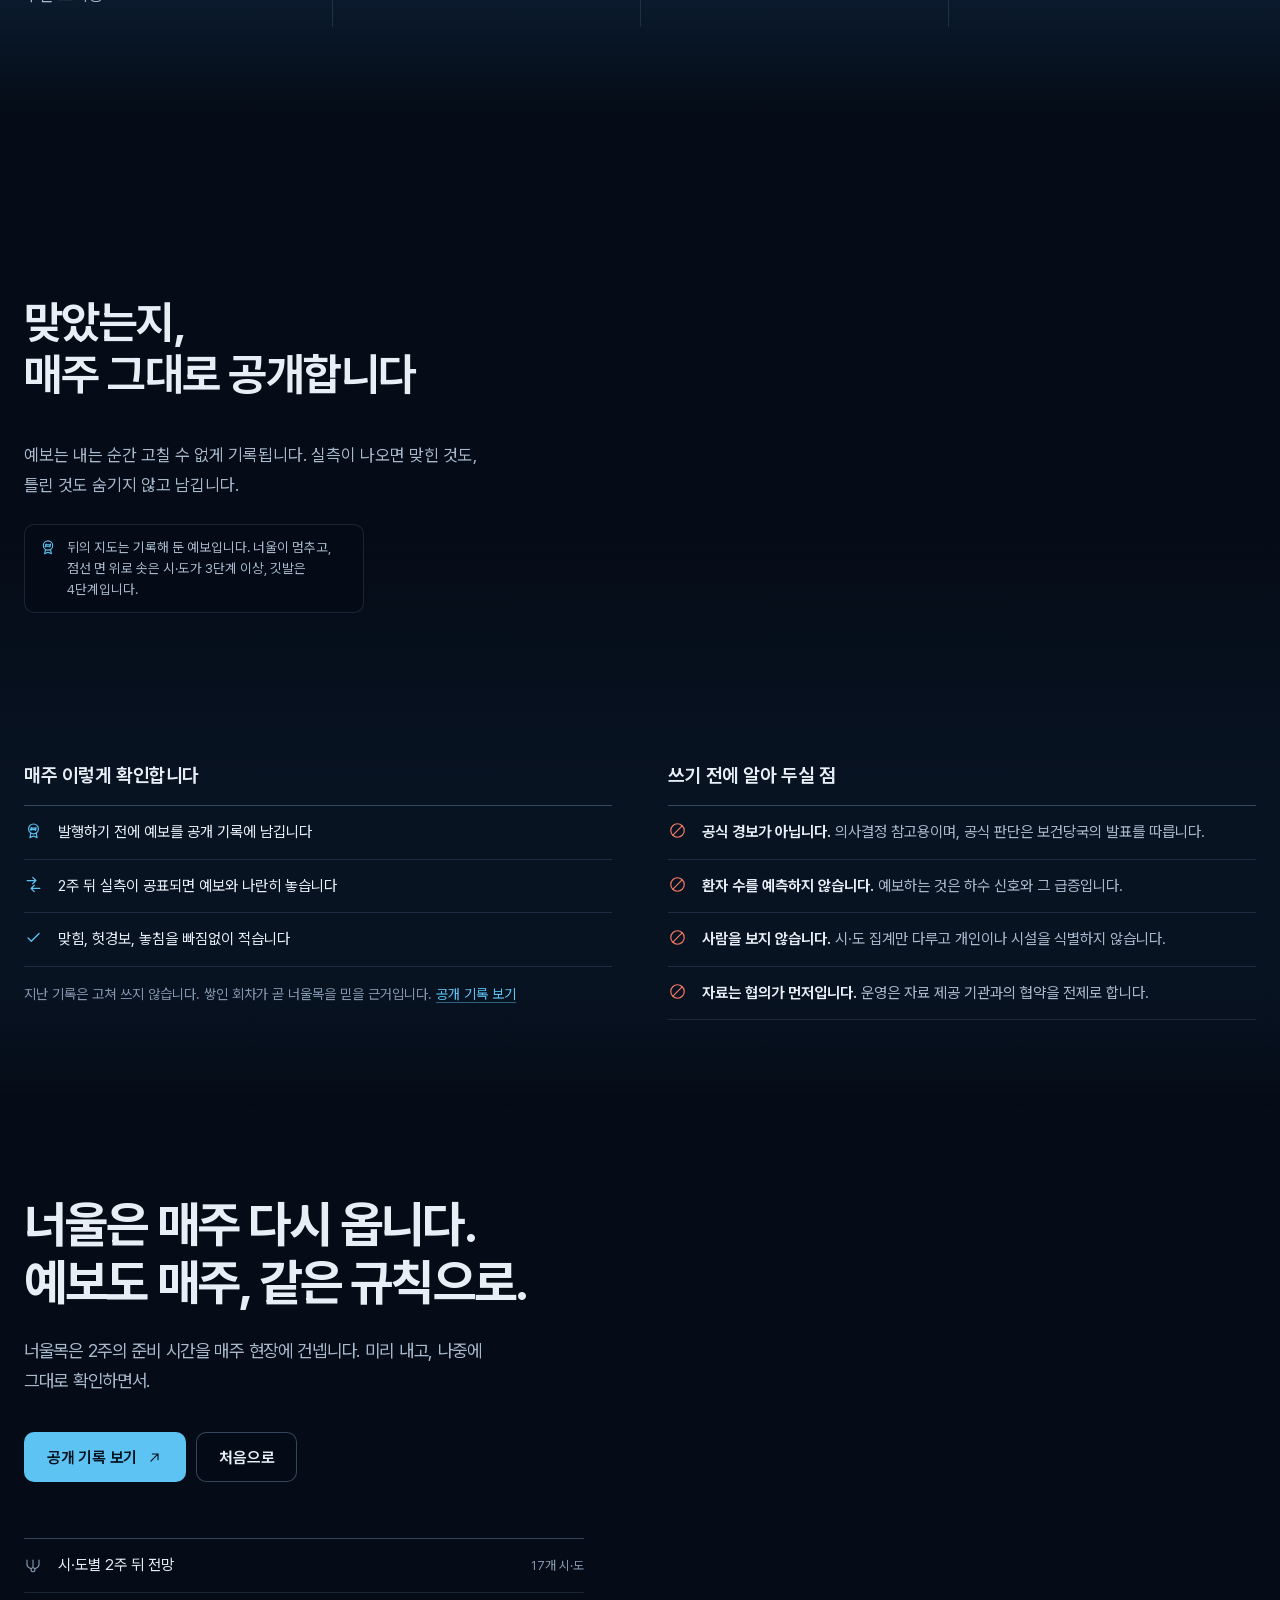
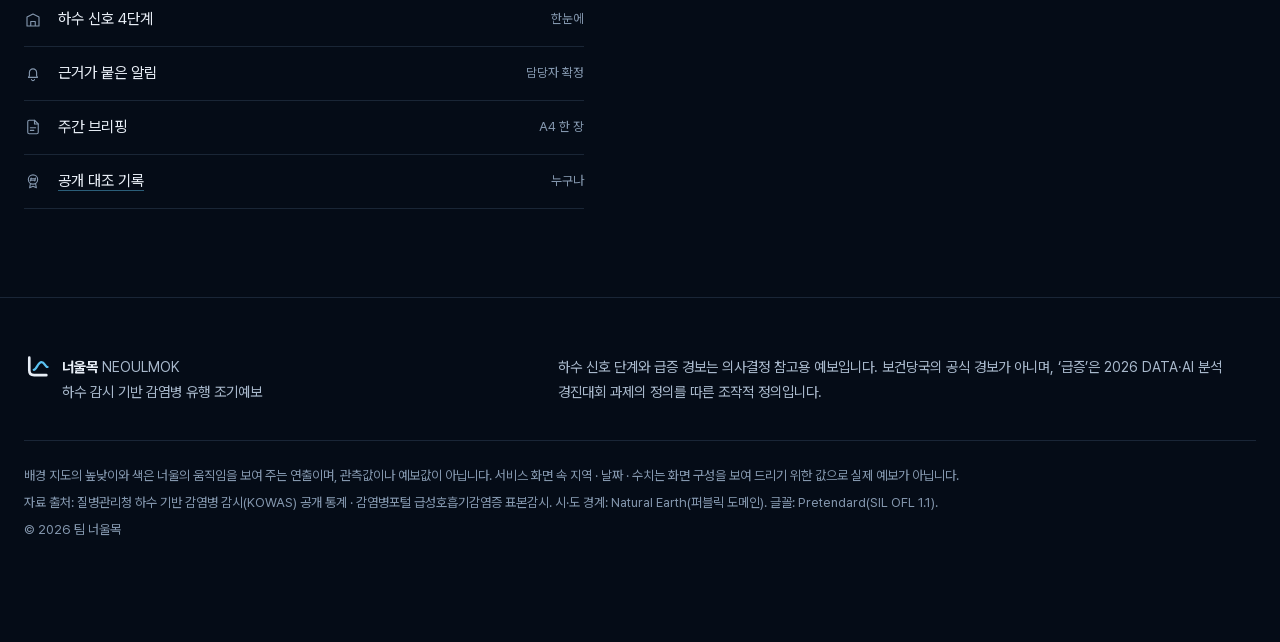
<file: 200.html>
<!DOCTYPE html><html  lang="ko"><head><meta charset="utf-8"><meta name="viewport" content="width=device-width, initial-scale=1, viewport-fit=cover"><title>너울목 — 하수로 읽는 2주 뒤 유행</title><script type="importmap">{"imports":{"#entry":"/_nuxt/5rCto8UN.js"}}</script><link rel="stylesheet" href="/_nuxt/entry.B--TQ-pY.css" crossorigin><link rel="modulepreload" as="script" crossorigin href="/_nuxt/5rCto8UN.js"><script type="module" src="/_nuxt/5rCto8UN.js" crossorigin></script><link rel="prefetch" as="image" type="image/svg+xml" href="/_nuxt/korea-flat.LGXc5yoa.svg"><link rel="prefetch" as="image" type="image/webp" href="/_nuxt/review-home.p9ZKYPMy.webp"><link rel="prefetch" as="image" type="image/webp" href="/_nuxt/review-briefing.B5hnsvui.webp"><link rel="prefetch" as="script" crossorigin href="/_nuxt/DesmFEtj.js"><link rel="prefetch" as="script" crossorigin href="/_nuxt/D74rlmPI.js"><link rel="prefetch" as="script" crossorigin href="/_nuxt/LAQ309_d.js"><meta name="description" content="하수 속 바이러스 신호로 17개 시·도의 2주 뒤 유행을 미리 알려 드립니다. 예보는 미리 기록하고, 맞았는지는 매주 그대로 공개합니다."><meta name="theme-color" content="#050c17"><meta name="format-detection" content="telephone=no, date=no, email=no, address=no"><meta property="og:type" content="website"><meta property="og:locale" content="ko_KR"><meta property="og:site_name" content="너울목"><meta property="og:title" content="너울목 — 하수로 읽는 2주 뒤 유행"><meta property="og:description" content="하수 속 바이러스 신호로 17개 시·도의 2주 뒤 유행을 미리 알려 드립니다. 예보는 미리 기록하고, 맞았는지는 매주 그대로 공개합니다."><meta property="og:image" content="https://neoulmok.github.io/og.jpg"><meta property="og:image:width" content="1200"><meta property="og:image:height" content="630"><meta property="og:image:alt" content="너울목 첫 화면 — 하수로 읽는 2주 뒤 유행, 하수 신호 4색으로 솟은 3D 한반도"><meta property="og:url" content="https://neoulmok.github.io/"><meta name="twitter:image" content="https://neoulmok.github.io/og.jpg"><meta name="twitter:card" content="summary_large_image"><meta name="twitter:title" content="너울목 — 하수로 읽는 2주 뒤 유행"><meta name="twitter:description" content="하수 속 바이러스 신호로 17개 시·도의 2주 뒤 유행을 미리 알려 드립니다. 예보는 미리 기록하고, 맞았는지는 매주 그대로 공개합니다."><meta name="apple-mobile-web-app-title" content="너울목"><link rel="icon" type="image/svg+xml" href="/favicon.svg"><link rel="icon" type="image/png" sizes="192x192" href="/icon-192.png"><link rel="apple-touch-icon" href="/apple-touch-icon.png"><link rel="manifest" href="/site.webmanifest"><link rel="canonical" href="https://neoulmok.github.io/"></head><body><div id="__nuxt"></div><div id="teleports"></div><script>window.__NUXT__={};window.__NUXT__.config={public:{},app:{baseURL:"/",buildId:"ec62cdce-1481-4291-90e7-2ffae4fb5790",buildAssetsDir:"/_nuxt/",cdnURL:""}}</script><script>(function(){if(location.protocol!=="file:")return;function go(){var el=document.createElement("div");el.className="devnote";el.setAttribute("role","alert");el.innerHTML="<b>\uc774 \ud398\uc774\uc9c0\ub294 file:// \ub85c \uc5f4\ub838\uc2b5\ub2c8\ub2e4.</b><br>\uc815\uc801 \uc11c\ubc84\ub85c \uc5ec\uc138\uc694.<pre>pnpm build && pnpm start</pre><button type=\"button\">\ub2eb\uae30</button>";document.body.appendChild(el);el.querySelector("button").onclick=function(){el.remove()}}if(document.readyState!=="loading")go();else document.addEventListener("DOMContentLoaded",go)})();</script><script type="application/json" data-nuxt-data="nuxt-app" data-ssr="false" id="__NUXT_DATA__">[{"prerenderedAt":1,"serverRendered":2},1792553605932,false]</script></body></html>
</file>
<file: _nuxt/entry.B--TQ-pY.css>
@font-face{font-family:Pretendard Variable;src:url(./PretendardVariable.subset.CfvigK0a.woff2)format("woff2-variations"),url(./PretendardVariable.subset.CfvigK0a.woff2)format("woff2");font-weight:45 930;font-style:normal;font-display:swap;unicode-range:U+AC00-D7A3}@font-face{font-family:Pretendard Variable;src:url(./PretendardVariable.page.v6vrqJvB.woff2)format("woff2-variations"),url(./PretendardVariable.page.v6vrqJvB.woff2)format("woff2");font-weight:45 930;font-style:normal;font-display:swap;unicode-range:U+20-7E,U+A0-FF,U+3??,U+2000-206F,U+2190-22FF,U+2460-257F,U+25A0-25FF,U+3000-303F,U+3131-318E,U+AC00-AC01,U+AC04,U+AC10-AC12,U+AC19,U+AC1C,U+AC70-AC71,U+AC74,U+AC78,U+AC80,U+AC83,U+AC8C,U+ACB0,U+ACB9,U+ACBD,U+ACC4,U+ACE0,U+ACE7,U+ACF3,U+ACF5,U+ACFC,U+AD00,U+AD6C-AD6D,U+AD70,U+AD81,U+ADDC,U+ADF8,U+ADFC,U+AE00,U+AE08-AE09,U+AE30,U+AE41,U+AE43,U+AE4C,U+AEBC,U+AED8,U+AF34,U+B098,U+B09C,U+B0A0,U+B0A8,U+B0AE,U+B0B4,U+B0C5,U+B108,U+B124,U+B135,U+B137,U+B18D,U+B192-B193,U+B204,U+B208,U+B274,U+B290,U+B294,U+B2C8,U+B2D8-B2D9,U+B2E4,U+B2E8,U+B2EC,U+B2F4,U+B2F9,U+B300,U+B354,U+B370,U+B3C4-B3C5,U+B3D9,U+B418,U+B41C,U+B429,U+B450,U+B454,U+B4A4,U+B4DC,U+B4E4,U+B530,U+B5BB,U+B6F0,U+B77C,U+B780,U+B78C,U+B7EC,U+B7F0,U+B807,U+B824-B825,U+B82C,U+B838,U+B85C-B85D,U+B8CC,U+B8E8,U+B974,U+B978,U+B97C,U+B984-B985,U+B9AC-B9AD,U+B9B0,U+B9BC-B9BD,U+B9C8,U+B9CC,U+B9D0,U+B9DD-B9DE,U+B9E1,U+B9E4,U+B9E8,U+BA3C,U+BA48,U+BA54,U+BA70,U+BA74,U+BAA8-BAA9,U+BABB,U+BB34,U+BB38,U+BB3C,U+BBF8,U+BBFF,U+BC14,U+BC18,U+BC1B-BC1C,U+BC30,U+BC88,U+BC95,U+BCC0,U+BCC4,U+BCD1,U+BCF4-BCF5,U+BCF8,U+BD05,U+BD80-BD81,U+BD84,U+BD88,U+BD99,U+BE0C,U+BE14,U+BE44,U+BE60,U+BFD0,U+C0AC,U+C0B0,U+C0C1,U+C0C9,U+C11C-C11D,U+C120,U+C124,U+C131,U+C138,U+C18D,U+C19F,U+C1A1,U+C1C4,U+C218,U+C21C,U+C228,U+C22B,U+C2A4,U+C2B5,U+C2B9,U+C2DC-C2DD,U+C2E0,U+C2E4,U+C2EC,U+C313,U+C3DF,U+C4F0,U+C4F4,U+C4F8,U+C501,U+C544,U+C548,U+C54A,U+C54C,U+C558,U+C55E,U+C57C-C57D,U+C5B4,U+C5BC,U+C5C6-C5C8,U+C5D0,U+C5EC-C5ED,U+C5F0,U+C5F4,U+C5FC,U+C601,U+C608,U+C624,U+C62C,U+C62E,U+C635,U+C640,U+C67C,U+C694,U+C6A9,U+C6B0,U+C6B4,U+C6B8,U+C6C0,U+C6D0,U+C704,U+C720,U+C73C,U+C740,U+C744,U+C74C,U+C751,U+C758,U+C774,U+C778,U+C77C-C77D,U+C784-C785,U+C788,U+C790-C791,U+C7A1,U+C7A5,U+C800-C801,U+C804,U+C810-C811,U+C815,U+C81C,U+C870,U+C885,U+C8FC,U+C900,U+C904,U+C911,U+C989,U+C99D,U+C9C0-C9C1,U+C9C4,U+C9C8,U+C9D0-C9D1,U+C9DA,U+C9DC,U+CABD,U+CC28,U+CC38,U+CC44,U+CC98,U+CCAB,U+CCAD,U+CCB4,U+CCD0,U+CD08,U+CD94,U+CD9C,U+CDE8,U+CE21,U+CE58-CE59,U+CE60,U+CE68,U+CE78,U+CF1C,U+CF54,U+D06C,U+D0DC,U+D130,U+D138,U+D1A0,U+D1B5,U+D2C0,U+D300,U+D310,U+D37C,U+D398,U+D3D0,U+D3EC,U+D45C,U+D504,U+D544,U+D551,U+D558,U+D55C,U+D560,U+D568-D569,U+D574,U+D588-D589,U+D5D8,U+D5DB,U+D604,U+D611,U+D638,U+D654-D655,U+D658,U+D669,U+D68C,U+D6C4,U+D750,U+D761,U+D788,U+D78C,U+D798}:root{--abyss:#050c17;--deep:#081322;--tide:#0b1a2c;--navy:#1e2638;--wave:#1f9ad6;--wave-lit:#5cc3f2;--paper:#f4f6f9;--paper-2:#e9edf2;--paper-ink:#0e131b;--st1:#3d6fd9;--st2:#e3b324;--st3:#e9772f;--st4:#c7341f;--pad:24px;--shell-max:1240px;--shell:min(var(--shell-max), 100% - 2 * var(--pad));--edge:max(var(--pad), (100% - var(--shell-max)) / 2);--s1:6px;--s2:10px;--s3:16px;--s4:24px;--s5:36px;--s6:56px;--s7:88px;--s8:128px;--ease:cubic-bezier(.16, 1, .3, 1);--font:"Pretendard Variable", Pretendard, -apple-system, BlinkMacSystemFont, "Apple SD Gothic Neo", "Malgun Gothic", "Segoe UI", sans-serif}@media (width<=900px){:root{--pad:18px}}:root,[data-band=deep]{--ground:var(--deep);--ink:#e8eef6;--ink-2:#a9b9cc;--ink-3:#8497ae;--rule:#96beeb26;--rule-strong:#96beeb52;--accent:var(--wave-lit);--surface:#8cb9eb0f;--surface-2:#8cb9eb1c;--st1-ink:#8fb0f5;--st2-ink:#f0c84a;--st3-ink:#f39a5c;--st4-ink:#f37a67;color:var(--ink);--lightningcss-light: ;--lightningcss-dark:initial;color-scheme:dark}[data-band=paper]{--ground:var(--paper);--ink:var(--paper-ink);--ink-2:#3c4655;--ink-3:#5a6575;--rule:#d6dde6;--rule-strong:#aeb8c5;--accent:#136a99;--surface:#fff;--surface-2:var(--paper-2);--st1-ink:#2d58c0;--st2-ink:#7a5c00;--st3-ink:#a84c14;--st4-ink:#a8281a;color:var(--ink);--lightningcss-light:initial;--lightningcss-dark: ;color-scheme:light}*,:after,:before{box-sizing:border-box}html{scroll-behavior:smooth;background:var(--abyss);scrollbar-color:#1d3550 var(--abyss);scrollbar-width:thin;-webkit-text-size-adjust:100%}@media (prefers-reduced-motion:reduce){html{scroll-behavior:auto}}body{font-family:var(--font);color:var(--ink);background:var(--abyss);-webkit-font-smoothing:antialiased;text-rendering:optimizelegibility;word-break:keep-all;overflow-wrap:break-word;margin:0;font-size:17px;font-weight:400;line-height:1.75;overflow-x:clip}canvas,img,svg{max-width:100%;display:block}::selection{color:inherit;background:#5cc3f252}[data-band=paper] ::selection{background:#1f9ad638}::-webkit-scrollbar{width:11px;height:11px}::-webkit-scrollbar-track{background:var(--abyss)}::-webkit-scrollbar-thumb{border:3px solid var(--abyss);background:#1d3550;border-radius:8px}::-webkit-scrollbar-thumb:hover{background:var(--wave)}:focus-visible{outline:2px solid var(--accent);outline-offset:3px;border-radius:3px}button,input{font:inherit;color:inherit;caret-color:var(--accent)}.sr{clip-path:inset(50%);white-space:nowrap;width:1px;height:1px;margin:-1px;padding:0;position:absolute;overflow:hidden}.skip{top:-100px;left:var(--pad);z-index:200;background:var(--wave-lit);color:#04121f;transition:top .18s var(--ease);border-radius:8px;padding:12px 18px;font-weight:650;text-decoration:none;position:fixed}.skip:focus{top:12px}dd,dl,figure,h1,h2,h3,h4,ol,p,ul{margin:0}ol,ul{padding:0;list-style:none}.display{letter-spacing:-.04em;font-size:clamp(2.7rem,6vw,5.6rem);font-weight:720;line-height:1.06}.display,.h2{text-wrap:balance}.h2{letter-spacing:-.034em;font-size:clamp(1.85rem,3.5vw,2.9rem);font-weight:680;line-height:1.16}.h3{letter-spacing:-.022em;font-size:clamp(1.12rem,1.5vw,1.3rem);font-weight:650;line-height:1.36}.lede{letter-spacing:-.016em;max-width:40ch;font-size:clamp(1.06rem,1.4vw,1.24rem);line-height:1.68}.body,.lede{color:var(--ink-2)}.body{max-width:62ch}.body strong,.fine strong,.lede strong{color:var(--ink);font-weight:640}.fine{color:var(--ink-3);max-width:72ch;font-size:.875rem;line-height:1.66}.inst,.num{font-variant-numeric:tabular-nums;font-feature-settings:"tnum" 1}.inst-label{letter-spacing:.08em;color:var(--ink-3);font-size:.72rem;font-weight:620;line-height:1.3}a{color:var(--accent);text-underline-offset:.24em;text-decoration-thickness:1px;-webkit-text-decoration-color:color-mix(in srgb,var(--accent) 45%,transparent);text-decoration-color:color-mix(in srgb,var(--accent) 45%,transparent);transition:text-decoration-color .16s var(--ease),color .16s var(--ease)}a:hover{text-decoration-color:currentColor}.shell{width:var(--shell);margin-inline:auto}.station{padding:var(--s7) 0;background:var(--ground)}.station,.station>.shell{z-index:1;position:relative}.station--open{background:0 0}.station--open.station--ebb{background:linear-gradient(180deg,transparent 0,transparent calc(100% - 400px),var(--abyss) calc(100% - 140px),var(--abyss) 100%)}.station--float{background:linear-gradient(180deg,transparent 0,var(--ground) 120px,var(--ground) calc(100% - 150px),transparent 100%)}.station--fade{background:linear-gradient(180deg,var(--ground) 0,var(--ground) calc(100% - 110px),transparent 100%)}.station--settle{background:linear-gradient(180deg,transparent 0,transparent 46vh,var(--ground) 74vh,var(--ground) calc(100% - 120px),transparent 100%)}.station--sink:before,.station--surface:before{content:"";background:var(--ground);pointer-events:none;height:clamp(40px,5vw,72px);position:absolute;bottom:100%;left:0;right:0;-webkit-mask:url(data:image/svg+xml;charset=utf-8,%3Csvg%20xmlns%3D%22http%3A%2F%2Fwww.w3.org%2F2000%2Fsvg%22%20preserveAspectRatio%3D%22none%22%20viewBox%3D%220%200%201440%20120%22%3E%3Cpath%20d%3D%22M0%20120V86c300%200%20470-76%20760-76%20270%200%20380%2062%20680%2062v48z%22%2F%3E%3C%2Fsvg%3E) 0 100%/100% 100% no-repeat;mask:url(data:image/svg+xml;charset=utf-8,%3Csvg%20xmlns%3D%22http%3A%2F%2Fwww.w3.org%2F2000%2Fsvg%22%20preserveAspectRatio%3D%22none%22%20viewBox%3D%220%200%201440%20120%22%3E%3Cpath%20d%3D%22M0%20120V86c300%200%20470-76%20760-76%20270%200%20380%2062%20680%2062v48z%22%2F%3E%3C%2Fsvg%3E) 0 100%/100% 100% no-repeat}.station__head{gap:var(--s3) var(--s6);margin-bottom:var(--s6);grid-template-columns:minmax(0,6fr) minmax(0,5fr);align-items:end;display:grid}.open-col{gap:var(--s4);max-width:560px;display:grid}.open-col .body{margin-top:var(--s3)}.open-grid{grid-template-columns:minmax(0,560px) minmax(0,1fr);align-items:end}.open-grid,.split{gap:var(--s6);display:grid}.split{grid-template-columns:minmax(0,5fr) minmax(0,7fr);align-items:center}.split__lead .body,.split__lead .fine{margin-top:var(--s4)}@media (width<=1080px){.open-grid,.split{grid-template-columns:1fr}}@media (width<=900px){.station{padding:var(--s6) 0}.station__head{margin-bottom:var(--s5);grid-template-columns:1fr;align-items:start}}.top{z-index:60;gap:var(--s4);height:80px;padding-inline:var(--edge);background:linear-gradient(#050c17b8,#050c1700);display:flex;position:absolute;top:0;left:0;right:0}.brand,.top{align-items:center}.brand{color:var(--ink);gap:10px;text-decoration:none;display:inline-flex}.brand__ko{letter-spacing:-.03em;font-size:1.14rem;font-weight:720}.brand__en{letter-spacing:.16em;color:var(--ink-3);padding-top:2px;font-size:.7rem;font-weight:620}.mark{fill:none;stroke-linecap:round;stroke-linejoin:round;flex:none}.mark__pipe{stroke:#e8eef6;stroke-width:6.5px}.mark__wave{stroke:var(--wave-lit);stroke-width:5.5px}.top__links{align-items:center;gap:4px;margin-left:auto;display:flex}.top__links a{color:var(--ink-2);transition:color .16s var(--ease),background .16s var(--ease);border-radius:7px;padding:8px 12px;font-size:.94rem;font-weight:540;text-decoration:none}.top__links a:hover{color:var(--ink);background:var(--surface-2)}@media (width<=760px){.top__links{display:none}.top__cta{margin-left:auto}.brand__en{display:none}}.btn{letter-spacing:-.014em;cursor:pointer;min-height:50px;transition:background .18s var(--ease),border-color .18s var(--ease),color .18s var(--ease),transform .18s var(--ease),box-shadow .18s var(--ease);border:1px solid #0000;border-radius:10px;justify-content:center;align-items:center;gap:9px;padding:0 22px;font-size:.98rem;font-weight:640;text-decoration:none;display:inline-flex}.btn:active{transform:translateY(1px)}.btn svg{flex:none;width:17px;height:17px}.btn--primary{background:var(--wave-lit);color:#04121f}.btn--primary:hover{background:#8bd8f8}.btn--line{border-color:var(--rule-strong);color:var(--ink);background:#050c1759}[data-band=paper] .btn--line{background:0 0}.btn--line:hover{border-color:var(--ink-3);background:var(--surface-2)}.btn--sm{border-radius:8px;min-height:40px;padding:0 15px;font-size:.9rem}.btn--sm svg{width:15px;height:15px}.sky{z-index:0;opacity:var(--sky-op,1);pointer-events:none;background:radial-gradient(70% 60% at 68% 52%,#0c2136 0,#0c213600 70%),var(--abyss);transition:opacity .45s linear;position:fixed;inset:0;overflow:hidden}.sky__canvas{opacity:0;width:100%;height:100%;transition:opacity .9s var(--ease);position:absolute;inset:0}.sky.is-live .sky__canvas{opacity:1}.sky__flat{opacity:.85;width:auto;max-width:none;height:min(78vh,880px);transition:opacity .6s linear;position:absolute;top:50%;left:70%;transform:translate(-50%,-48%)}.sky.is-live .sky__flat{opacity:0}@media (width<=900px){.sky__flat{opacity:.55;height:62vh;top:64%;left:50%}}.scrim{z-index:0;pointer-events:none;opacity:var(--sky-op,1);background:linear-gradient(96deg,#050c17eb,#050c17c7 30%,#050c174d 50%,#050c1700 66%),linear-gradient(#050c1700 72%,#050c17b3);transition:opacity .45s linear;position:fixed;inset:0}@media (width<=900px){.scrim{background:linear-gradient(#050c17e6,#050c178c 46%,#050c1726 70%,#050c17b3)}.scrim[data-act]:not([data-act=top]){background:#050c17cc}}.motion{z-index:50;top:calc(env(safe-area-inset-top,0px) + 92px);right:var(--edge);border:1px solid var(--rule-strong);-webkit-backdrop-filter:blur(8px);backdrop-filter:blur(8px);height:36px;color:var(--ink-2);font:inherit;cursor:pointer;transition:opacity .45s linear,visibility 0s linear 0s,color .16s var(--ease),border-color .16s var(--ease);background:#050c1799;border-radius:8px;align-items:center;gap:8px;padding:0 14px 0 11px;font-size:.84rem;font-weight:560;display:inline-flex;position:fixed}.motion svg{width:16px;height:16px}.motion:hover{color:var(--ink);border-color:var(--ink-3)}.motion:focus-visible{outline:2px solid var(--accent);outline-offset:3px}.motion[data-off]{opacity:0;visibility:hidden;transition:opacity .45s linear,visibility 0s linear .45s}@media (width<=900px){.motion{top:calc(env(safe-area-inset-top,0px) + 84px);justify-content:center;width:40px;height:40px;padding:0}.motion__t{clip-path:inset(50%);white-space:nowrap;width:1px;height:1px;position:absolute;overflow:hidden}}.legend{border:1px solid var(--rule);-webkit-backdrop-filter:blur(8px);backdrop-filter:blur(8px);color:var(--ink-2);background:#050c17bd;border-radius:10px;gap:8px;max-width:330px;padding:14px 16px;font-size:.82rem;line-height:1.5;display:grid}.legend>div{grid-template-columns:2.6em 1fr;align-items:baseline;gap:10px;display:grid}.legend dt{color:var(--ink-3);font-weight:600}.legend dd{color:var(--ink);flex-wrap:wrap;gap:4px 12px;display:flex}.legend__st{white-space:nowrap;align-items:center;gap:6px;display:inline-flex}.sw{border-radius:2px;flex:none;width:10px;height:10px;display:inline-block}.sw--1{background:var(--st1)}.sw--2{background:var(--st2)}.sw--3{background:var(--st3)}.sw--4{background:var(--st4)}.hero{z-index:1;min-height:100svh;padding:120px 0 var(--s5);grid-template-rows:1fr auto;display:grid;position:relative}.hero__grid{width:var(--shell);align-content:center;margin-inline:auto;display:grid}.hero__copy{max-width:600px}.hero .display em{color:var(--wave-lit);font-style:normal}.hero .lede{margin-top:var(--s4)}.hero__cta{margin-top:var(--s5);gap:var(--s2);flex-wrap:wrap;display:flex}.hero__foot{width:var(--shell);justify-content:space-between;align-items:flex-end;gap:var(--s4);margin-inline:auto;display:flex}.hero__facts{border-top:1px solid var(--rule-strong);flex-wrap:wrap;gap:0;display:flex}.hero__facts li{padding:14px var(--s5) 0 0;margin-right:var(--s5);color:var(--ink-3);gap:2px;font-size:.84rem;display:grid}.hero__facts li+li{padding-left:var(--s5);border-left:1px solid var(--rule)}.hero__facts b{letter-spacing:-.02em;color:var(--ink);font-size:1.02rem;font-weight:680}@media (width<=900px){.hero{padding-top:104px}.hero,.hero__grid{align-content:start}.hero__foot{flex-direction:column;align-items:flex-start}.hero__facts{display:none}.hero .legend{-webkit-backdrop-filter:none;backdrop-filter:none;background:0 0;border:0;padding:0;font-size:.78rem}.hero .legend>div{grid-template-columns:1fr}.hero .legend dt,.hero .legend>div:not(:nth-child(2)){display:none}}.scene-note{border:1px solid var(--rule);-webkit-backdrop-filter:blur(8px);backdrop-filter:blur(8px);max-width:340px;color:var(--ink-2);background:#050c17b3;border-radius:10px;align-items:flex-start;gap:10px;margin-left:auto;padding:12px 14px;font-size:.84rem;line-height:1.55;display:flex}.scene-note svg{width:18px;height:18px;color:var(--accent);flex:none;margin-top:1px}@media (width<=900px){.scene-note{margin-left:0}}.gap{gap:var(--s4);grid-template-columns:1fr auto 1fr;align-items:stretch;display:grid}.gap__side{padding:var(--s4) var(--s4) var(--s3);border:1px solid var(--rule);background:var(--surface);border-radius:14px}.gap__side--want{border-color:color-mix(in srgb,var(--wave-lit) 42%,transparent);background:#5cc3f20f}.gap__side .h3{margin-bottom:var(--s4)}.gap__row{gap:var(--s3);border-top:1px solid var(--rule);grid-template-columns:3.4em 1fr;padding:10px 0;display:grid}.gap__row dt{color:var(--ink-3);font-size:.9rem}.gap__row dd{color:var(--ink);font-weight:520}.gap__vs{min-width:64px;color:var(--accent);text-align:center;align-content:center;place-items:center;gap:6px;display:grid}.gap__vs b{letter-spacing:-.04em;font-size:2.1rem;font-weight:760;line-height:1}.gap__vs svg{width:44px;height:14px;color:var(--accent)}@media (width<=860px){.gap{grid-template-columns:1fr}.gap__vs{min-width:0;padding-left:var(--s5);grid-auto-flow:column;justify-content:start}.gap__vs svg{transform:rotate(90deg)}}.feeds{border-top:1px solid var(--rule-strong)}.feed{gap:4px var(--s3);padding:var(--s3) 0;border-bottom:1px solid var(--rule);grid-template-columns:36px 1fr;display:grid}.feed>svg{width:24px;height:24px;color:var(--accent);grid-row:span 2;margin-top:3px}.feed__name{letter-spacing:-.02em;color:var(--ink);font-size:1.06rem;font-weight:650}.feed__src{color:var(--ink-3);margin-top:2px;font-size:.82rem;display:block}.feed__what{color:var(--ink-2);font-size:.95rem}.tour{gap:var(--s5);grid-template-columns:minmax(0,8fr) minmax(0,4fr);align-items:start;display:grid}.tour+.tour{margin-top:var(--s6)}.tour--brief{grid-template-columns:minmax(0,4fr) minmax(0,8fr);align-items:center}.shot{margin:0}.shot__frame{border:1px solid var(--rule-strong);background:var(--surface);border-radius:10px;position:relative;overflow:hidden}.shot__frame img{width:100%;height:auto;display:block}.shot figcaption{color:var(--ink-3);margin-top:10px;font-size:.8rem}.shot__mark,.tour__n{background:var(--accent);color:#fff;border-radius:50%;place-items:center;width:28px;height:28px;font-size:.86rem;font-weight:720;display:grid}.shot__mark{border:2px solid #fff;width:30px;height:30px;position:absolute;transform:translate(-50%,-50%)}.tour__list{border-top:2px solid var(--ink)}.tour__list li{gap:var(--s3);padding:var(--s4) 0;border-bottom:1px solid var(--rule);grid-template-columns:28px 1fr;display:grid}.tour__name{letter-spacing:-.02em;font-size:1.04rem;font-weight:660}.tour__d{color:var(--ink-2);margin-top:4px;font-size:.94rem}.tour__text .body{margin-top:var(--s3)}.checks{margin-top:var(--s4);gap:8px;display:grid}.checks li{color:var(--ink-2);grid-template-columns:20px 1fr;align-items:start;gap:10px;font-size:.94rem;display:grid}.checks svg{width:18px;height:18px;color:var(--accent);margin-top:3px}@media (width<=960px){.tour,.tour--brief{grid-template-columns:1fr}.tour--brief .shot{order:-1}}@media (width<=560px){.shot__mark{width:24px;height:24px;font-size:.74rem}}.axis{flex-direction:column;padding-top:8px;display:flex;position:relative}.axis__bar{grid-template-columns:repeat(4,minmax(0,1fr));gap:3px;display:grid}.axis__seg{color:#fff;border-radius:4px;flex-direction:column;justify-content:space-between;min-height:92px;padding:14px 16px 16px;display:flex;position:relative}.axis__seg--1{background:var(--st1)}.axis__seg--2{background:var(--st2);color:#1d1600}.axis__seg--3{background:var(--st3);color:#220e00}.axis__seg--4{background:var(--st4)}.axis__seg b{letter-spacing:-.03em;font-size:1.9rem;font-weight:760;line-height:1}.axis__seg span{letter-spacing:-.02em;font-size:.98rem;font-weight:650}.axis__alarm{border-top:2px solid var(--ink);border-left:2px solid var(--ink);margin-top:6px;margin-left:calc(50% + 1.5px);padding:10px 0 0 12px;font-size:.92rem;font-weight:620;position:relative}.axis__alarm small{color:var(--ink-3);font-size:.84rem;font-weight:400;display:block}.axis__defs p{padding-right:var(--s3)}.axis__defs{color:var(--ink-2);order:1;grid-template-columns:repeat(4,minmax(0,1fr));gap:3px;margin-top:12px;font-size:.9rem;display:grid}.axis__alarm{order:2}@media (width<=760px){.axis__bar,.axis__defs{grid-template-columns:1fr 1fr 1fr 1fr}.axis__seg{min-height:96px;padding:10px 8px 12px}.axis__seg span{font-size:.8rem}.axis__defs{margin-top:var(--s4);counter-reset:stage;order:3;grid-template-columns:1fr;gap:8px}.axis__defs p{counter-increment:stage;align-items:baseline;gap:10px;padding-right:0;display:flex}.axis__defs p:before{content:counter(stage);color:#fff;background:var(--st1);border-radius:3px;flex:none;place-items:center;width:1.5rem;height:1.5rem;font-size:.8rem;font-weight:720;display:inline-grid}.axis__defs p:nth-child(2):before{background:var(--st2);color:#1d1600}.axis__defs p:nth-child(3):before{background:var(--st3);color:#220e00}.axis__defs p:nth-child(4):before{background:var(--st4)}}.st-ink-1{color:var(--st1-ink)}.st-ink-2{color:var(--st2-ink)}.st-ink-3{color:var(--st3-ink)}.st-ink-4{color:var(--st4-ink)}.rules{border-top:2px solid var(--ink)}.rule-row{gap:var(--s3);border-bottom:1px solid var(--rule);grid-template-columns:32px minmax(0,1.15fr) minmax(0,1fr);align-items:center;padding:18px 0;display:grid}.rule-row>svg{width:24px;height:24px;color:var(--accent)}.rule-row__if{letter-spacing:-.02em;font-size:1.06rem;font-weight:640}.rule-row__if small{color:var(--ink-3);letter-spacing:0;font-size:.86rem;font-weight:400;display:block}.rule-row__then{color:var(--ink-2);align-items:center;gap:12px;display:flex}.rule-row__then:before{content:"";background:var(--ink-3);flex:none;width:28px;height:1px}@media (width<=760px){.rule-row{gap:6px var(--s3);grid-template-columns:32px 1fr;padding:14px 0}.rule-row__then{grid-column:2}}.how{gap:var(--s6);grid-template-columns:repeat(2,minmax(0,1fr));align-items:start;display:grid}.how__col>.h3{margin-bottom:var(--s4)}.how__col>.fine{margin-top:var(--s4)}@media (width<=1080px){.how{grid-template-columns:1fr}}.timeline{border-top:1px solid var(--rule-strong);grid-template-columns:repeat(4,minmax(0,1fr));display:grid}.timeline,.tl{position:relative}.tl{padding:var(--s4) var(--s4) var(--s5) 0}.tl+.tl{padding-left:var(--s4);border-left:1px solid var(--rule)}.tl__w{margin-bottom:var(--s3);align-items:baseline;gap:10px;display:flex}.tl__w b{letter-spacing:-.03em;color:var(--ink);font-size:1.6rem;font-weight:740}.tl__w span{color:var(--ink-3);font-size:.86rem}.tl__ev{gap:10px;display:grid}.tl__ev li{color:var(--ink-2);padding-left:16px;font-size:.95rem;line-height:1.55;position:relative}.tl__ev li:before{content:"";border:1.5px solid var(--ink-3);border-radius:50%;width:6px;height:6px;position:absolute;top:.62em;left:0}.tl__ev li.is-key{color:var(--ink);font-weight:620}.tl__ev li.is-key:before{background:var(--accent);border-color:var(--accent)}.timeline__span{background:var(--accent);width:50%;height:3px;position:absolute;top:-1px;left:0}.timeline__span:after{content:attr(data-label);color:var(--accent);white-space:nowrap;font-size:.8rem;font-weight:650;position:absolute;top:-30px;right:0;transform:translate(50%)}@media (width<=900px){.timeline{grid-template-columns:1fr 1fr}.tl:nth-child(4){border-left:0;padding-left:0}.tl:nth-child(n+4){border-top:1px solid var(--rule)}}@media (width<=560px){.timeline{grid-template-columns:1fr}.tl+.tl{border-left:0;border-top:1px solid var(--rule);padding-left:0}.timeline__span{width:100%}.timeline__span:after{left:0;right:auto;transform:none}}.faces{margin-top:var(--s6);border-top:1px solid var(--rule-strong);grid-template-columns:repeat(4,minmax(0,1fr));display:grid}.face{padding:var(--s4) var(--s4) var(--s3) 0;align-content:start;gap:4px;display:grid}.face+.face{padding-left:var(--s4);border-left:1px solid var(--rule)}.face__what{margin-top:6px}.face__n{letter-spacing:-.02em;font-size:1.1rem;font-weight:700}.face__who{color:var(--ink-3);font-size:.92rem}.face__what{color:var(--ink-2)}@media (width<=900px){.faces{grid-template-columns:1fr 1fr}.face:nth-child(3){border-left:0;padding-left:0}.face:nth-child(n+3){border-top:1px solid var(--rule)}}@media (width<=560px){.faces{grid-template-columns:1fr}.face+.face{border-left:0;border-top:1px solid var(--rule);padding-left:0}}.seal-head{align-content:center;gap:var(--s5);min-height:56vh;display:grid}.seal-head .scene-note{margin-left:0}.seal-head .body{max-width:46ch}.seal-body{margin-top:var(--s6);gap:var(--s6);grid-template-columns:repeat(2,minmax(0,1fr));display:grid}.seal-body .h3{margin-bottom:var(--s3)}.notes,.steps{border-top:1px solid var(--rule-strong)}.notes li,.steps li{border-bottom:1px solid var(--rule);color:var(--ink-2);grid-template-columns:22px 1fr;gap:12px;padding:13px 0;font-size:.95rem;display:grid}.steps li{color:var(--ink)}.notes svg,.steps svg{width:19px;height:19px;color:var(--accent);margin-top:2px}.notes svg{color:var(--st4-ink)}.notes b{color:var(--ink);font-weight:640}.seal-body .fine{margin-top:var(--s3)}@media (width<=900px){.seal-body{grid-template-columns:1fr}}.close{z-index:1;min-height:82svh;padding:var(--s7) 0;align-content:center;display:grid;position:relative}.close__copy{max-width:700px}.close__title{letter-spacing:-.036em;font-size:clamp(2.1rem,3.9vw,3.4rem);line-height:1.16}.close__title span{text-wrap:balance;display:block}.close .lede{margin-top:var(--s4);max-width:44ch}.docs{margin-top:var(--s6);border-top:1px solid var(--rule-strong);max-width:560px}.doc{border-bottom:1px solid var(--rule);grid-template-columns:22px 1fr auto;align-items:center;gap:12px;padding:13px 0;font-size:.96rem;display:grid}.doc svg{width:18px;height:18px}.doc svg,.doc__s{color:var(--ink-3)}.doc__s{font-size:.8rem}.doc a{color:var(--ink)}.doc--off span:first-of-type,.foot{color:var(--ink-2)}.foot{z-index:1;background:var(--abyss);border-top:1px solid var(--rule);padding:var(--s6) 0 calc(var(--s6) + 44px);font-size:.9rem;position:relative}.foot__grid{gap:var(--s5);grid-template-columns:minmax(0,1fr) minmax(0,1.4fr);display:grid}.foot__brand{align-items:flex-start;gap:12px;display:flex}.foot__brand b{color:var(--ink);font-weight:700}.foot__fine{margin-top:var(--s5);padding-top:var(--s4);border-top:1px solid var(--rule);color:var(--ink-3);gap:4px;font-size:.82rem;display:grid}@media (width<=760px){.foot__grid{grid-template-columns:1fr}}@media (scripting:enabled) and (prefers-reduced-motion:no-preference){[data-in]{transition:transform .72s var(--ease) var(--d,0s);transform:translateY(14px)}[data-in].is-in{transform:none}}@media (prefers-reduced-motion:reduce){.scrim,.sky,.sky__canvas,.sky__flat{transition:none}}.devnote{z-index:300;color:#0e131b;background:#fff;border-radius:12px;max-width:560px;margin-inline:auto;padding:18px 20px;font-size:.92rem;line-height:1.6;position:fixed;inset:auto 16px 60px;box-shadow:0 24px 60px -20px #0009}.devnote pre{color:#e8eef6;background:#0e131b;border-radius:8px;margin:10px 0 0;padding:10px 12px;font-size:.82rem;overflow-x:auto}.devnote button{cursor:pointer;background:#fff;border:1px solid #aeb8c5;border-radius:8px;margin-top:12px;padding:6px 12px}@media print{.motion,.scrim,.sky{display:none}}
</file>
